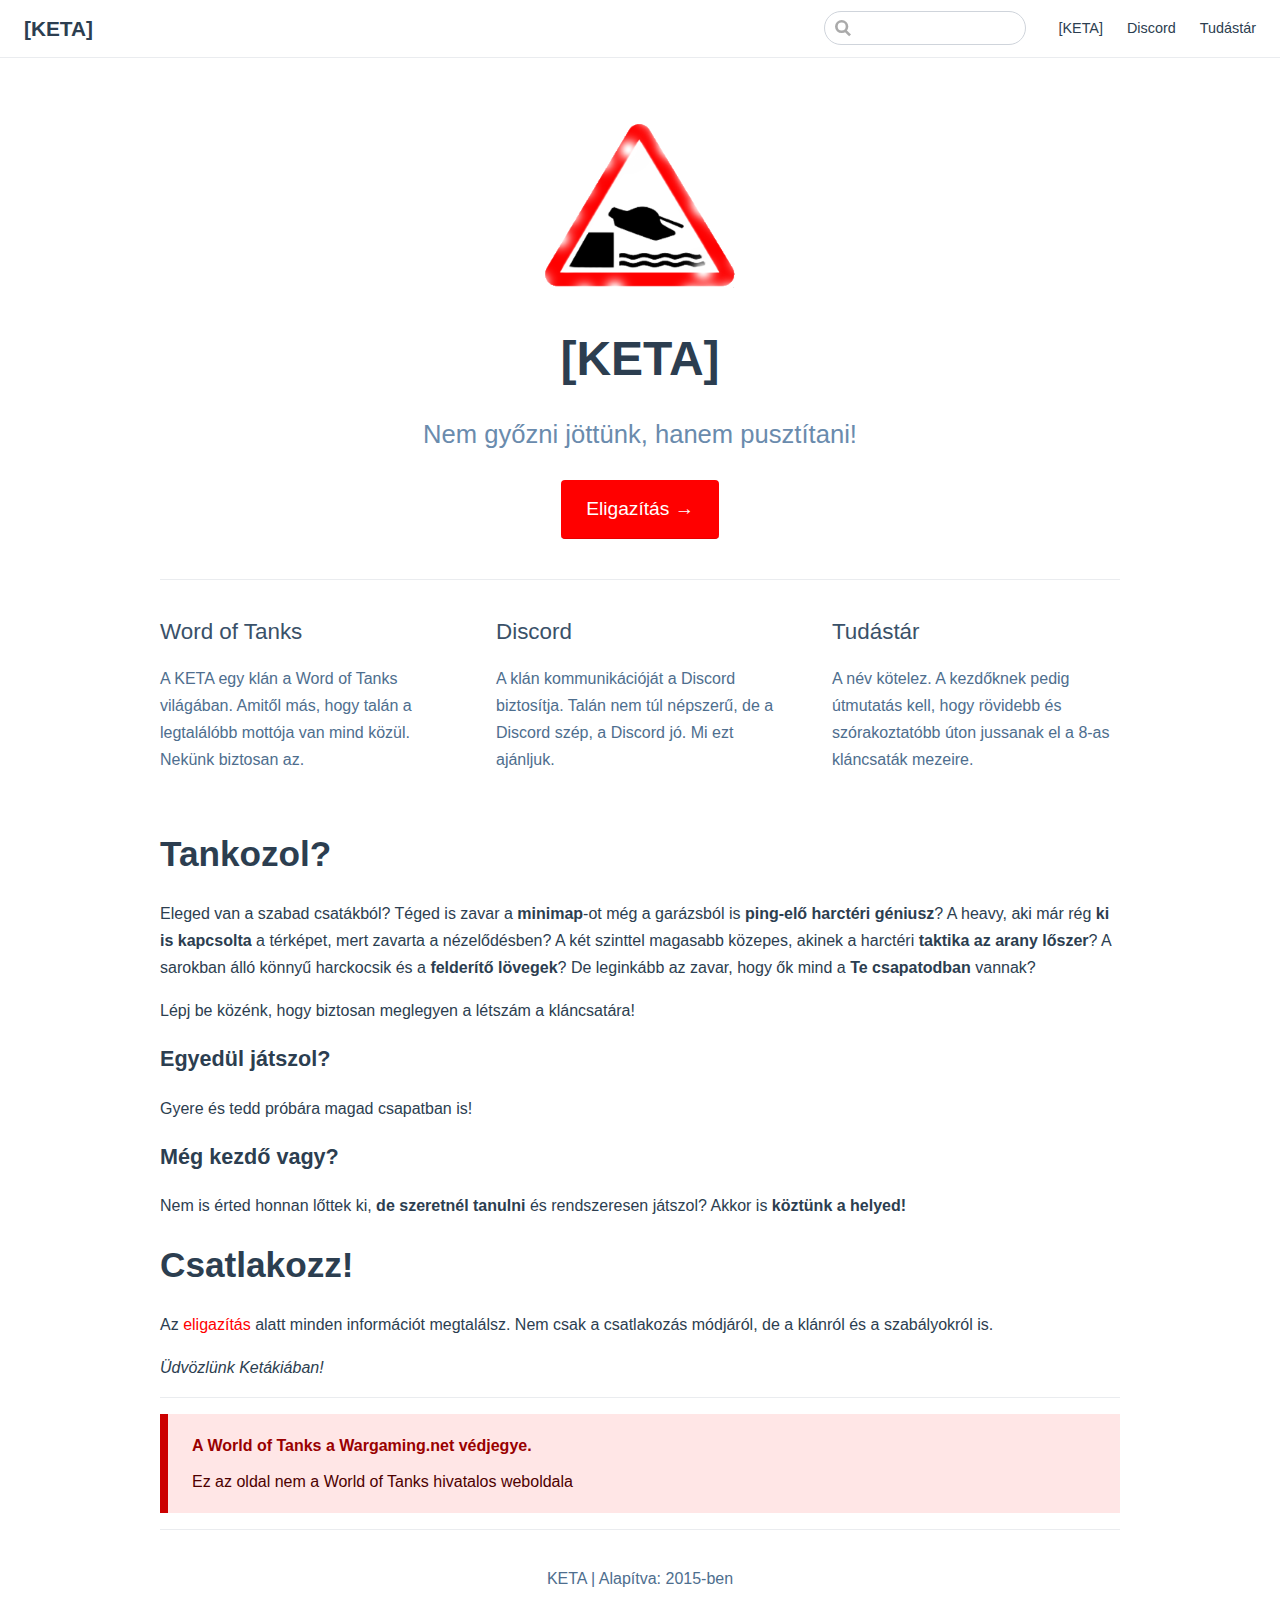
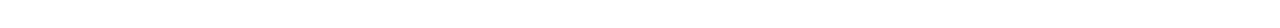
<file: index.html>
<!DOCTYPE html>
<html lang="en-US">
  <head>
    <meta charset="utf-8">
    <meta name="viewport" content="width=device-width,initial-scale=1">
    <title>[KETA]</title>
    <meta name="description" content="Nem győzni jöttünk, hanem pusztítani!">
    <link rel="icon" href="/logo.png">
  <link rel="manifest" href="/manifest.json">
  <meta name="theme-color" content="#ffffff">
  <meta name="apple-mobile-web-app-capable" content="yes">
  <meta name="apple-mobile-web-app-status-bar-style" content="black">
  <link rel="apple-touch-icon" href="/icons/apple-touch-icon-152x152.png">
  <link rel="mask-icon" href="/icons/safari-pinned-tab.svg" color="#ffffff">
  <meta name="msapplication-TileImage" content="/icons/msapplication-icon-144x144.png">
  <meta name="msapplication-TileColor" content="#000000">
  <meta name="og:site_name" content="Nem győzni jöttünk, hanem pusztítani!">
  <meta name="og:title" content="KETA - Kezdő Tank Alakulat">
  <meta name="og:description" content="A World of Tanks talán legjobb mottója mögött egy remek kis klánt találsz. Akár a KETA tagja vagy akár nem, itt szinte minden információt megtalálsz rólunk. Ha unod már a játékot egyedül, csatlakozz hozzánk!">
  <meta name="og:image" content="/logo.png">
    
    <link rel="preload" href="/assets/css/0.styles.67fcd398.css" as="style"><link rel="preload" href="/assets/js/app.26674be1.js" as="script"><link rel="preload" href="/assets/js/13.a6c0396d.js" as="script"><link rel="prefetch" href="/assets/js/7.abcc3a17.js"><link rel="prefetch" href="/assets/js/1.3dc1282b.js"><link rel="prefetch" href="/assets/js/2.6b64af86.js"><link rel="prefetch" href="/assets/js/3.48e02470.js"><link rel="prefetch" href="/assets/js/4.62378492.js"><link rel="prefetch" href="/assets/js/5.53254e32.js"><link rel="prefetch" href="/assets/js/6.64caf51c.js"><link rel="prefetch" href="/assets/js/8.385f070f.js"><link rel="prefetch" href="/assets/js/9.08524d78.js"><link rel="prefetch" href="/assets/js/10.2415f734.js"><link rel="prefetch" href="/assets/js/11.a41886f3.js"><link rel="prefetch" href="/assets/js/12.c51dbcae.js"><link rel="prefetch" href="/assets/js/14.eb86d888.js"><link rel="prefetch" href="/assets/js/15.7122bae5.js">
    <link rel="stylesheet" href="/assets/css/0.styles.67fcd398.css">
  </head>
  <body>
    <div id="app" data-server-rendered="true"><div class="theme-container no-sidebar"><header class="navbar"><div class="sidebar-button"><svg xmlns="http://www.w3.org/2000/svg" aria-hidden="true" role="img" viewBox="0 0 448 512" class="icon"><path fill="currentColor" d="M436 124H12c-6.627 0-12-5.373-12-12V80c0-6.627 5.373-12 12-12h424c6.627 0 12 5.373 12 12v32c0 6.627-5.373 12-12 12zm0 160H12c-6.627 0-12-5.373-12-12v-32c0-6.627 5.373-12 12-12h424c6.627 0 12 5.373 12 12v32c0 6.627-5.373 12-12 12zm0 160H12c-6.627 0-12-5.373-12-12v-32c0-6.627 5.373-12 12-12h424c6.627 0 12 5.373 12 12v32c0 6.627-5.373 12-12 12z"></path></svg></div><a href="/" class="home-link router-link-exact-active router-link-active"><!----><span class="site-name">
      [KETA]
    </span></a><div class="links"><div class="search-box"><input aria-label="Search" autocomplete="off" spellcheck="false" value=""><!----></div><nav class="nav-links can-hide"><div class="nav-item"><a href="/keta/" class="nav-link">[KETA]</a></div><div class="nav-item"><a href="/discord/" class="nav-link">Discord</a></div><div class="nav-item"><a href="/tudastar/" class="nav-link">Tudástár</a></div><!----></nav></div></header><div class="sidebar-mask"></div><div class="sidebar"><nav class="nav-links"><div class="nav-item"><a href="/keta/" class="nav-link">[KETA]</a></div><div class="nav-item"><a href="/discord/" class="nav-link">Discord</a></div><div class="nav-item"><a href="/tudastar/" class="nav-link">Tudástár</a></div><!----></nav><!----></div><div class="home"><div class="hero"><img src="/logo.png" alt="hero"><h1>[KETA]</h1><p class="description">
      Nem győzni jöttünk, hanem pusztítani!
    </p><p class="action"><a href="/keta/" class="nav-link action-button">Eligazítás →</a></p></div><div class="features"><div class="feature"><h2>Word of Tanks</h2><p>A KETA egy klán a Word of Tanks világában. Amitől más, hogy talán a legtalálóbb mottója van mind közül. Nekünk biztosan az.</p></div><div class="feature"><h2>Discord</h2><p>A klán kommunikációját a Discord biztosítja. Talán nem túl népszerű, de a Discord szép, a Discord jó. Mi ezt ajánljuk.</p></div><div class="feature"><h2>Tudástár</h2><p>A név kötelez. A kezdőknek pedig útmutatás kell, hogy rövidebb és szórakoztatóbb úton jussanak el a 8-as kláncsaták mezeire.</p></div></div><div class="content custom"><h1 id="tankozol"><a href="#tankozol" aria-hidden="true" class="header-anchor">#</a> Tankozol?</h1><p>Eleged van a szabad csatákból? Téged is zavar a <strong>minimap</strong>-ot még a garázsból is <strong>ping-elő harctéri géniusz</strong>? A heavy, aki már rég <strong>ki is kapcsolta</strong> a térképet, mert zavarta a nézelődésben? A két szinttel magasabb közepes, akinek a harctéri <strong>taktika az arany lőszer</strong>? A sarokban álló könnyű harckocsik és a <strong>felderítő lövegek</strong>?
De leginkább az zavar, hogy ők mind a <strong>Te csapatodban</strong> vannak?</p><p>Lépj be közénk, hogy biztosan meglegyen a létszám a kláncsatára!</p><h3 id="egyedul-jatszol"><a href="#egyedul-jatszol" aria-hidden="true" class="header-anchor">#</a> Egyedül játszol?</h3><p>Gyere és tedd próbára magad csapatban is!</p><h3 id="meg-kezdo-vagy"><a href="#meg-kezdo-vagy" aria-hidden="true" class="header-anchor">#</a> Még kezdő vagy?</h3><p>Nem is érted honnan lőttek ki, <strong>de szeretnél tanulni</strong> és rendszeresen játszol? Akkor is <strong>köztünk a helyed!</strong></p><h1 id="csatlakozz"><a href="#csatlakozz" aria-hidden="true" class="header-anchor">#</a> Csatlakozz!</h1><p>Az <a href="/keta/">eligazítás</a> alatt minden információt megtalálsz. Nem csak a csatlakozás módjáról, de a klánról és a szabályokról is.</p><p><em>Üdvözlünk Ketákiában!</em></p><hr><div class="danger custom-block"><p class="custom-block-title">A World of Tanks a Wargaming.net védjegye.</p><p>Ez az oldal nem a World of Tanks hivatalos weboldala</p></div></div><div class="footer">
    KETA | Alapítva: 2015-ben
  </div></div></div></div>
    <script src="/assets/js/13.a6c0396d.js" defer></script><script src="/assets/js/app.26674be1.js" defer></script>
  </body>
</html>
</file>
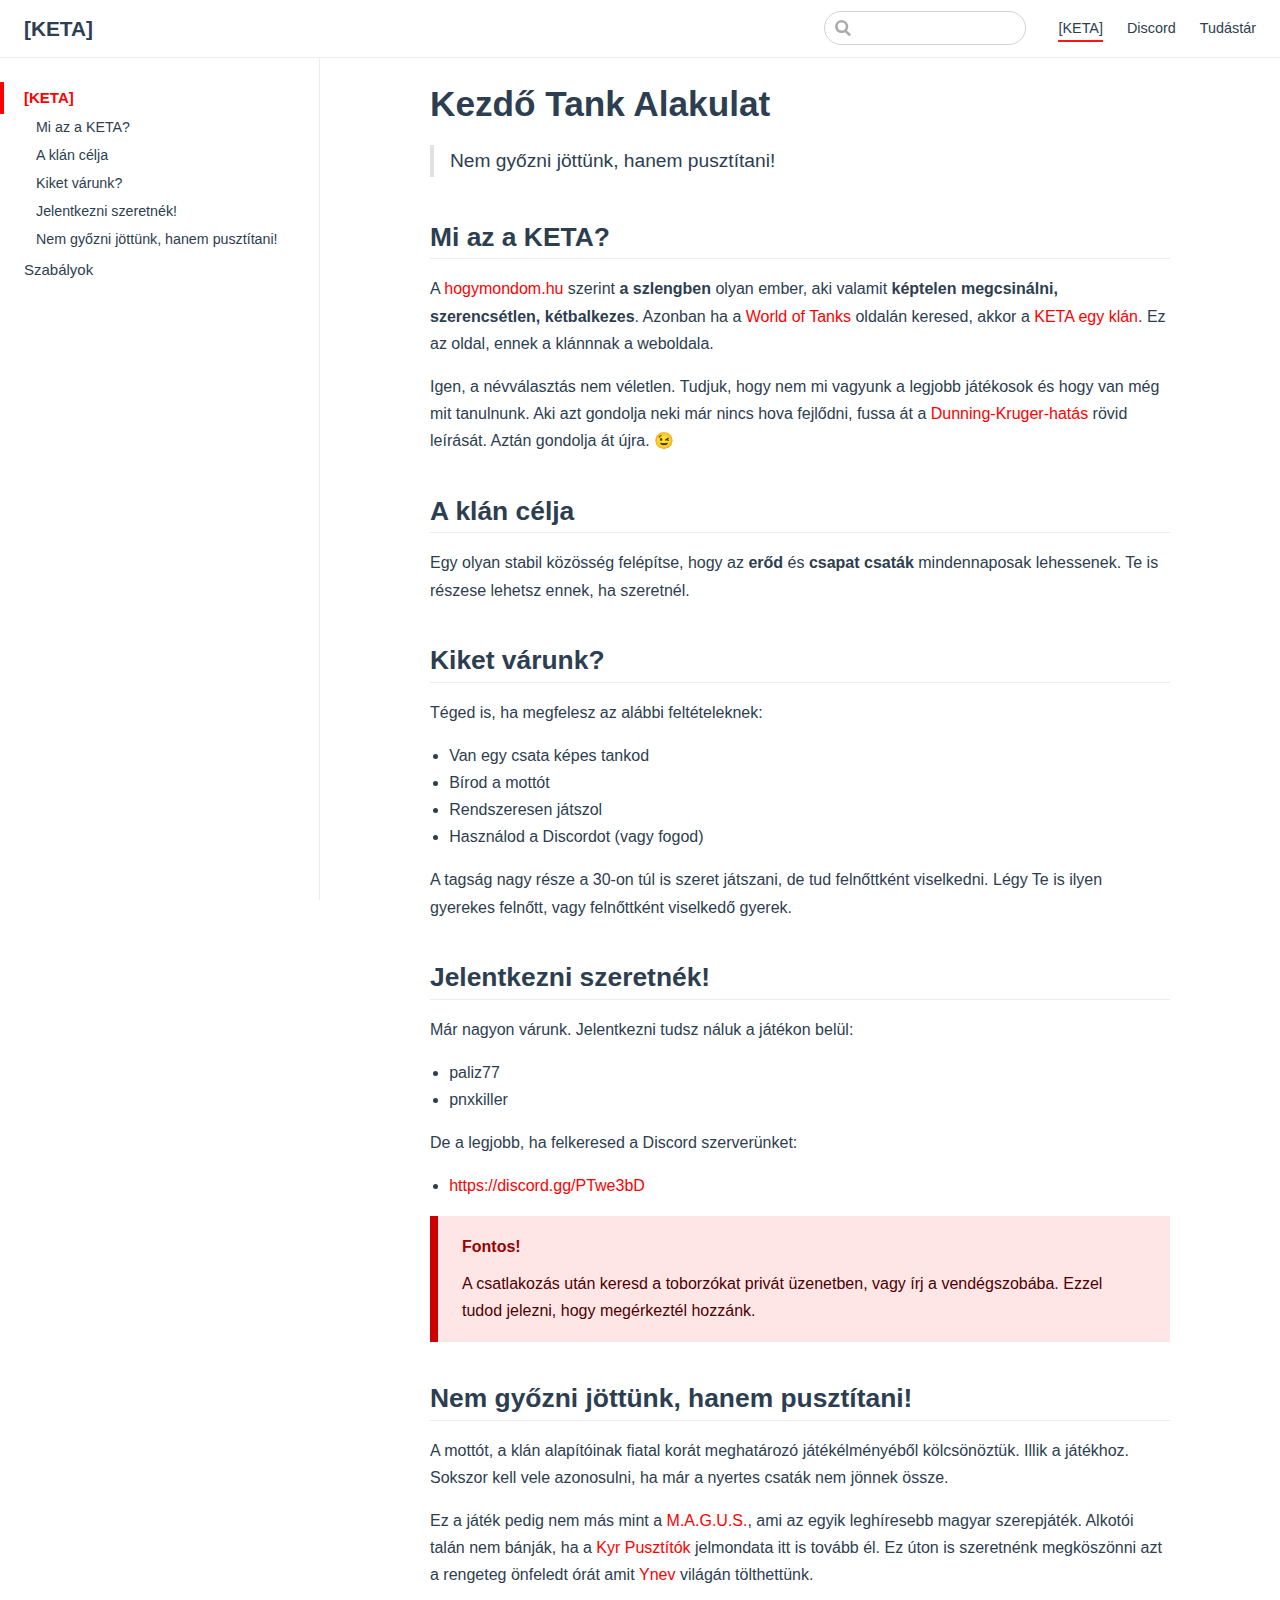
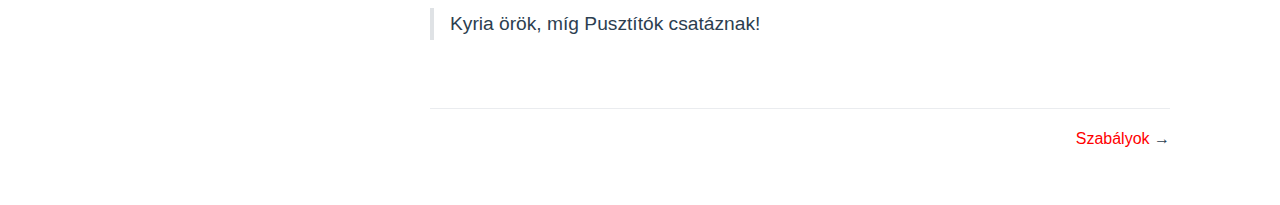
<file: keta/index.html>
<!DOCTYPE html>
<html lang="hu-HU">
  <head>
    <meta charset="utf-8">
    <meta name="viewport" content="width=device-width,initial-scale=1">
    <title>[KETA] | [KETA]</title>
    <meta name="description" content="Nem győzni jöttünk, hanem pusztítani!">
    <link rel="icon" href="/logo.png">
  <link rel="manifest" href="/manifest.json">
  <meta name="theme-color" content="#ffffff">
  <meta name="apple-mobile-web-app-capable" content="yes">
  <meta name="apple-mobile-web-app-status-bar-style" content="black">
  <link rel="apple-touch-icon" href="/icons/apple-touch-icon-152x152.png">
  <link rel="mask-icon" href="/icons/safari-pinned-tab.svg" color="#ffffff">
  <meta name="msapplication-TileImage" content="/icons/msapplication-icon-144x144.png">
  <meta name="msapplication-TileColor" content="#000000">
  <meta name="og:site_name" content="Nem győzni jöttünk, hanem pusztítani!">
  <meta name="og:title" content="KETA - Kezdő Tank Alakulat">
  <meta name="og:description" content="A World of Tanks talán legjobb mottója mögött egy remek kis klánt találsz. Akár a KETA tagja vagy akár nem, itt szinte minden információt megtalálsz rólunk. Ha unod már a játékot egyedül, csatlakozz hozzánk!">
  <meta name="og:image" content="/logo.png">
    
    <link rel="preload" href="/assets/css/0.styles.67fcd398.css" as="style"><link rel="preload" href="/assets/js/app.26674be1.js" as="script"><link rel="preload" href="/assets/js/6.64caf51c.js" as="script"><link rel="prefetch" href="/assets/js/7.abcc3a17.js"><link rel="prefetch" href="/assets/js/1.3dc1282b.js"><link rel="prefetch" href="/assets/js/2.6b64af86.js"><link rel="prefetch" href="/assets/js/3.48e02470.js"><link rel="prefetch" href="/assets/js/4.62378492.js"><link rel="prefetch" href="/assets/js/5.53254e32.js"><link rel="prefetch" href="/assets/js/8.385f070f.js"><link rel="prefetch" href="/assets/js/9.08524d78.js"><link rel="prefetch" href="/assets/js/10.2415f734.js"><link rel="prefetch" href="/assets/js/11.a41886f3.js"><link rel="prefetch" href="/assets/js/12.c51dbcae.js"><link rel="prefetch" href="/assets/js/13.a6c0396d.js"><link rel="prefetch" href="/assets/js/14.eb86d888.js"><link rel="prefetch" href="/assets/js/15.7122bae5.js">
    <link rel="stylesheet" href="/assets/css/0.styles.67fcd398.css">
  </head>
  <body>
    <div id="app" data-server-rendered="true"><div class="theme-container"><header class="navbar"><div class="sidebar-button"><svg xmlns="http://www.w3.org/2000/svg" aria-hidden="true" role="img" viewBox="0 0 448 512" class="icon"><path fill="currentColor" d="M436 124H12c-6.627 0-12-5.373-12-12V80c0-6.627 5.373-12 12-12h424c6.627 0 12 5.373 12 12v32c0 6.627-5.373 12-12 12zm0 160H12c-6.627 0-12-5.373-12-12v-32c0-6.627 5.373-12 12-12h424c6.627 0 12 5.373 12 12v32c0 6.627-5.373 12-12 12zm0 160H12c-6.627 0-12-5.373-12-12v-32c0-6.627 5.373-12 12-12h424c6.627 0 12 5.373 12 12v32c0 6.627-5.373 12-12 12z"></path></svg></div><a href="/" class="home-link router-link-active"><!----><span class="site-name">
      [KETA]
    </span></a><div class="links"><div class="search-box"><input aria-label="Search" autocomplete="off" spellcheck="false" value=""><!----></div><nav class="nav-links can-hide"><div class="nav-item"><a href="/keta/" class="nav-link router-link-exact-active router-link-active">[KETA]</a></div><div class="nav-item"><a href="/discord/" class="nav-link">Discord</a></div><div class="nav-item"><a href="/tudastar/" class="nav-link">Tudástár</a></div><!----></nav></div></header><div class="sidebar-mask"></div><div class="sidebar"><nav class="nav-links"><div class="nav-item"><a href="/keta/" class="nav-link router-link-exact-active router-link-active">[KETA]</a></div><div class="nav-item"><a href="/discord/" class="nav-link">Discord</a></div><div class="nav-item"><a href="/tudastar/" class="nav-link">Tudástár</a></div><!----></nav><ul class="sidebar-links"><li><a href="/keta/" class="active sidebar-link">[KETA]</a><ul class="sidebar-sub-headers"><li class="sidebar-sub-header"><a href="/keta/#mi-az-a-keta" class="sidebar-link">Mi az a KETA?</a></li><li class="sidebar-sub-header"><a href="/keta/#a-klan-celja" class="sidebar-link">A klán célja</a></li><li class="sidebar-sub-header"><a href="/keta/#kiket-varunk" class="sidebar-link">Kiket várunk?</a></li><li class="sidebar-sub-header"><a href="/keta/#jelentkezni-szeretnek" class="sidebar-link">Jelentkezni szeretnék!</a></li><li class="sidebar-sub-header"><a href="/keta/#nem-gyozni-jottunk-hanem-pusztitani" class="sidebar-link">Nem győzni jöttünk, hanem pusztítani!</a></li></ul></li><li><a href="/keta/szabalyok.html" class="sidebar-link">Szabályok</a></li></ul></div><div class="page"><div class="content"><h1 id="kezdo-tank-alakulat"><a href="#kezdo-tank-alakulat" aria-hidden="true" class="header-anchor">#</a> Kezdő Tank Alakulat</h1><blockquote><p>Nem győzni jöttünk, hanem pusztítani!</p></blockquote><h2 id="mi-az-a-keta"><a href="#mi-az-a-keta" aria-hidden="true" class="header-anchor">#</a> Mi az a KETA?</h2><p>A <a href="https://hogymondom.hu/showslang.php?slang=keta" target="_blank" rel="noopener noreferrer">hogymondom.hu</a> szerint <strong>a szlengben</strong> olyan ember, aki valamit <strong>képtelen megcsinálni, szerencsétlen, kétbalkezes</strong>. Azonban ha a <a href="https://worldoftanks.eu/" target="_blank" rel="noopener noreferrer">World of Tanks</a> oldalán keresed, akkor a <a href="https://eu.wargaming.net/clans/wot/500065045/" target="_blank" rel="noopener noreferrer">KETA egy klán</a>. Ez az oldal, ennek a klánnnak a weboldala.</p><p>Igen, a névválasztás nem véletlen. Tudjuk, hogy nem mi vagyunk a legjobb játékosok és hogy van még mit tanulnunk. Aki azt gondolja neki már nincs hova fejlődni, fussa át a <a href="https://hu.wikipedia.org/wiki/Dunning%E2%80%93Kruger-hat%C3%A1s" target="_blank" rel="noopener noreferrer">Dunning-Kruger-hatás</a> rövid leírását. Aztán gondolja át újra. 😉</p><h2 id="a-klan-celja"><a href="#a-klan-celja" aria-hidden="true" class="header-anchor">#</a> A klán célja</h2><p>Egy olyan stabil közösség felépítse, hogy az <strong>erőd</strong> és <strong>csapat csaták</strong> mindennaposak lehessenek. Te is részese lehetsz ennek, ha szeretnél.</p><h2 id="kiket-varunk"><a href="#kiket-varunk" aria-hidden="true" class="header-anchor">#</a> Kiket várunk?</h2><p>Téged is, ha megfelesz az alábbi feltételeknek:</p><ul><li>Van egy csata képes tankod</li><li>Bírod a mottót</li><li>Rendszeresen játszol</li><li>Használod a Discordot (vagy fogod)</li></ul><p>A tagság nagy része a 30-on túl is szeret játszani, de tud felnőttként viselkedni. Légy Te is ilyen gyerekes felnőtt, vagy felnőttként viselkedő gyerek.</p><h2 id="jelentkezni-szeretnek"><a href="#jelentkezni-szeretnek" aria-hidden="true" class="header-anchor">#</a> Jelentkezni szeretnék!</h2><p>Már nagyon várunk.
Jelentkezni tudsz náluk a játékon belül:</p><ul><li>paliz77</li><li>pnxkiller</li></ul><p>De a legjobb, ha felkeresed a Discord szerverünket:</p><ul><li><a href="https://discord.gg/PTwe3bD" target="_blank" rel="noopener noreferrer">https://discord.gg/PTwe3bD</a></li></ul><div class="danger custom-block"><p class="custom-block-title">Fontos!</p><p>A csatlakozás után keresd a toborzókat privát üzenetben, vagy írj a vendégszobába. Ezzel tudod jelezni, hogy megérkeztél hozzánk.</p></div><h2 id="nem-gyozni-jottunk-hanem-pusztitani"><a href="#nem-gyozni-jottunk-hanem-pusztitani" aria-hidden="true" class="header-anchor">#</a> Nem győzni jöttünk, hanem pusztítani!</h2><p>A mottót, a klán alapítóinak fiatal korát meghatározó játékélményéből kölcsönöztük. Illik a játékhoz. Sokszor kell vele azonosulni, ha már a nyertes csaták nem jönnek össze.</p><p>Ez a játék pedig nem más mint a <a href="https://hu.wikipedia.org/wiki/M.A.G.U.S." target="_blank" rel="noopener noreferrer">M.A.G.U.S.</a>, ami az egyik leghíresebb magyar szerepjáték. Alkotói talán nem bánják, ha a <a href="https://www.kalandozok.hu/magus/atlantisz/jatszhatokasztok/harcos/harcos/kyrpusztito(taishu)atlantisz.pdf" target="_blank" rel="noopener noreferrer">Kyr Pusztítók</a> jelmondata itt is tovább él. Ez úton is szeretnénk megköszönni azt a rengeteg önfeledt órát amit <a href="https://hu.wikipedia.org/wiki/Ynev_orsz%C3%A1gainak_list%C3%A1ja" target="_blank" rel="noopener noreferrer">Ynev</a> világán tölthettünk.</p><blockquote><p>Kyria örök, míg Pusztítók csatáznak!</p></blockquote></div><!----><div class="content page-nav"><p class="inner"><!----><span class="next"><a href="/keta/szabalyok.html">
          Szabályok
        </a> →
      </span></p></div></div></div></div>
    <script src="/assets/js/6.64caf51c.js" defer></script><script src="/assets/js/app.26674be1.js" defer></script>
  </body>
</html>
</file>
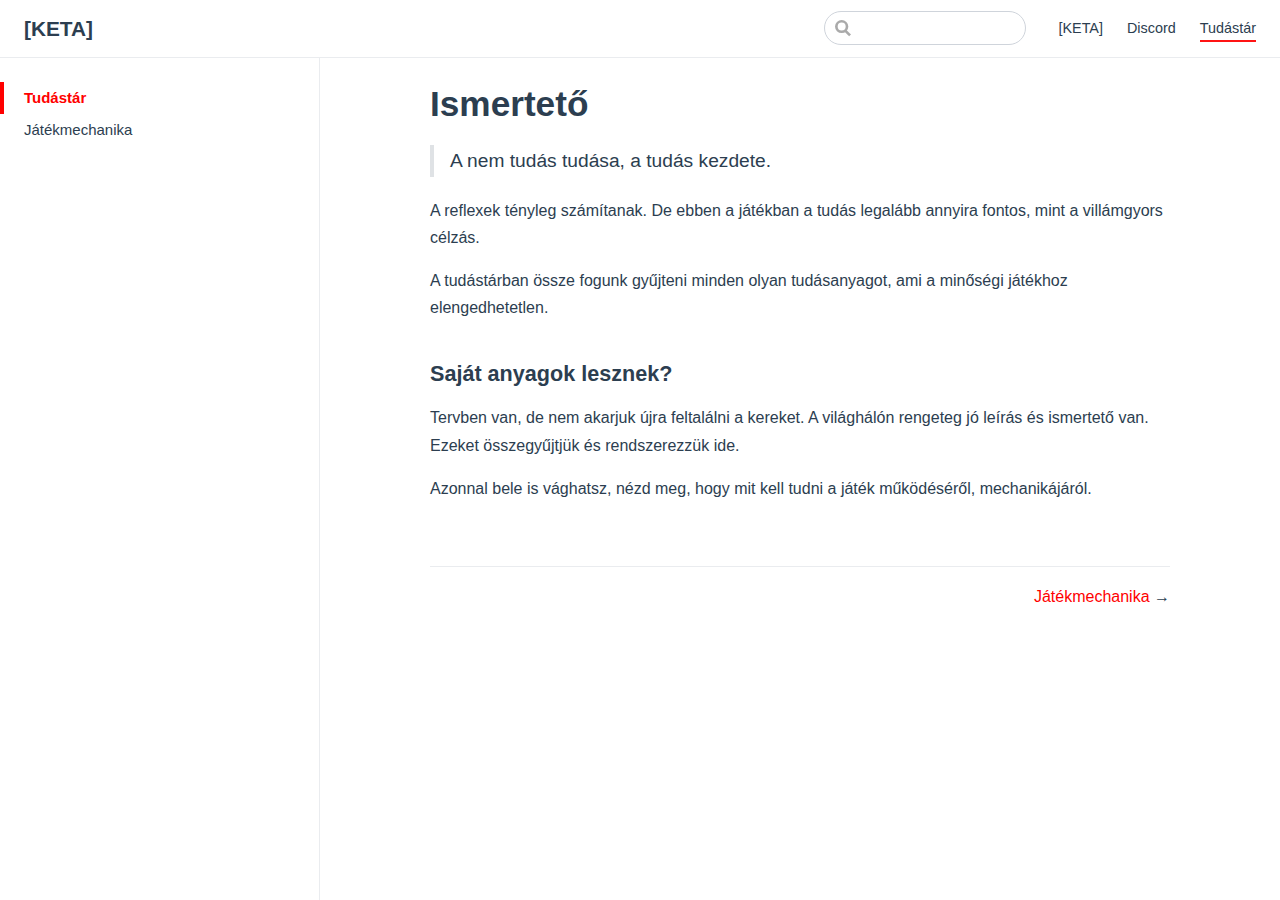
<file: tudastar/index.html>
<!DOCTYPE html>
<html lang="hu-HU">
  <head>
    <meta charset="utf-8">
    <meta name="viewport" content="width=device-width,initial-scale=1">
    <title>[KETA] | Tudástár</title>
    <meta name="description" content="Nem győzni jöttünk, hanem pusztítani!">
    <link rel="icon" href="/logo.png">
  <link rel="manifest" href="/manifest.json">
  <meta name="theme-color" content="#ffffff">
  <meta name="apple-mobile-web-app-capable" content="yes">
  <meta name="apple-mobile-web-app-status-bar-style" content="black">
  <link rel="apple-touch-icon" href="/icons/apple-touch-icon-152x152.png">
  <link rel="mask-icon" href="/icons/safari-pinned-tab.svg" color="#ffffff">
  <meta name="msapplication-TileImage" content="/icons/msapplication-icon-144x144.png">
  <meta name="msapplication-TileColor" content="#000000">
  <meta name="og:site_name" content="Nem győzni jöttünk, hanem pusztítani!">
  <meta name="og:title" content="KETA - Kezdő Tank Alakulat">
  <meta name="og:description" content="A World of Tanks talán legjobb mottója mögött egy remek kis klánt találsz. Akár a KETA tagja vagy akár nem, itt szinte minden információt megtalálsz rólunk. Ha unod már a játékot egyedül, csatlakozz hozzánk!">
  <meta name="og:image" content="/logo.png">
    
    <link rel="preload" href="/assets/css/0.styles.67fcd398.css" as="style"><link rel="preload" href="/assets/js/app.26674be1.js" as="script"><link rel="preload" href="/assets/js/4.62378492.js" as="script"><link rel="prefetch" href="/assets/js/7.abcc3a17.js"><link rel="prefetch" href="/assets/js/1.3dc1282b.js"><link rel="prefetch" href="/assets/js/2.6b64af86.js"><link rel="prefetch" href="/assets/js/3.48e02470.js"><link rel="prefetch" href="/assets/js/5.53254e32.js"><link rel="prefetch" href="/assets/js/6.64caf51c.js"><link rel="prefetch" href="/assets/js/8.385f070f.js"><link rel="prefetch" href="/assets/js/9.08524d78.js"><link rel="prefetch" href="/assets/js/10.2415f734.js"><link rel="prefetch" href="/assets/js/11.a41886f3.js"><link rel="prefetch" href="/assets/js/12.c51dbcae.js"><link rel="prefetch" href="/assets/js/13.a6c0396d.js"><link rel="prefetch" href="/assets/js/14.eb86d888.js"><link rel="prefetch" href="/assets/js/15.7122bae5.js">
    <link rel="stylesheet" href="/assets/css/0.styles.67fcd398.css">
  </head>
  <body>
    <div id="app" data-server-rendered="true"><div class="theme-container"><header class="navbar"><div class="sidebar-button"><svg xmlns="http://www.w3.org/2000/svg" aria-hidden="true" role="img" viewBox="0 0 448 512" class="icon"><path fill="currentColor" d="M436 124H12c-6.627 0-12-5.373-12-12V80c0-6.627 5.373-12 12-12h424c6.627 0 12 5.373 12 12v32c0 6.627-5.373 12-12 12zm0 160H12c-6.627 0-12-5.373-12-12v-32c0-6.627 5.373-12 12-12h424c6.627 0 12 5.373 12 12v32c0 6.627-5.373 12-12 12zm0 160H12c-6.627 0-12-5.373-12-12v-32c0-6.627 5.373-12 12-12h424c6.627 0 12 5.373 12 12v32c0 6.627-5.373 12-12 12z"></path></svg></div><a href="/" class="home-link router-link-active"><!----><span class="site-name">
      [KETA]
    </span></a><div class="links"><div class="search-box"><input aria-label="Search" autocomplete="off" spellcheck="false" value=""><!----></div><nav class="nav-links can-hide"><div class="nav-item"><a href="/keta/" class="nav-link">[KETA]</a></div><div class="nav-item"><a href="/discord/" class="nav-link">Discord</a></div><div class="nav-item"><a href="/tudastar/" class="nav-link router-link-exact-active router-link-active">Tudástár</a></div><!----></nav></div></header><div class="sidebar-mask"></div><div class="sidebar"><nav class="nav-links"><div class="nav-item"><a href="/keta/" class="nav-link">[KETA]</a></div><div class="nav-item"><a href="/discord/" class="nav-link">Discord</a></div><div class="nav-item"><a href="/tudastar/" class="nav-link router-link-exact-active router-link-active">Tudástár</a></div><!----></nav><ul class="sidebar-links"><li><a href="/tudastar/" class="active sidebar-link">Tudástár</a><ul class="sidebar-sub-headers"></ul></li><li><a href="/tudastar/jatekmechanika.html" class="sidebar-link">Játékmechanika</a></li></ul></div><div class="page"><div class="content"><h1 id="ismerteto"><a href="#ismerteto" aria-hidden="true" class="header-anchor">#</a> Ismertető</h1><blockquote><p>A nem tudás tudása, a tudás kezdete.</p></blockquote><p>A reflexek tényleg számítanak. De ebben a játékban a tudás legalább annyira fontos, mint a villámgyors célzás.</p><p>A tudástárban össze fogunk gyűjteni minden olyan tudásanyagot, ami a minőségi játékhoz elengedhetetlen.</p><h3 id="sajat-anyagok-lesznek"><a href="#sajat-anyagok-lesznek" aria-hidden="true" class="header-anchor">#</a> Saját anyagok lesznek?</h3><p>Tervben van, de nem akarjuk újra feltalálni a kereket. A világhálón rengeteg jó leírás és ismertető van. Ezeket összegyűjtjük és rendszerezzük ide.</p><p>Azonnal bele is vághatsz, nézd meg, hogy mit kell tudni a játék működéséről, mechanikájáról.</p></div><!----><div class="content page-nav"><p class="inner"><!----><span class="next"><a href="/tudastar/jatekmechanika.html">
          Játékmechanika
        </a> →
      </span></p></div></div></div></div>
    <script src="/assets/js/4.62378492.js" defer></script><script src="/assets/js/app.26674be1.js" defer></script>
  </body>
</html>
</file>
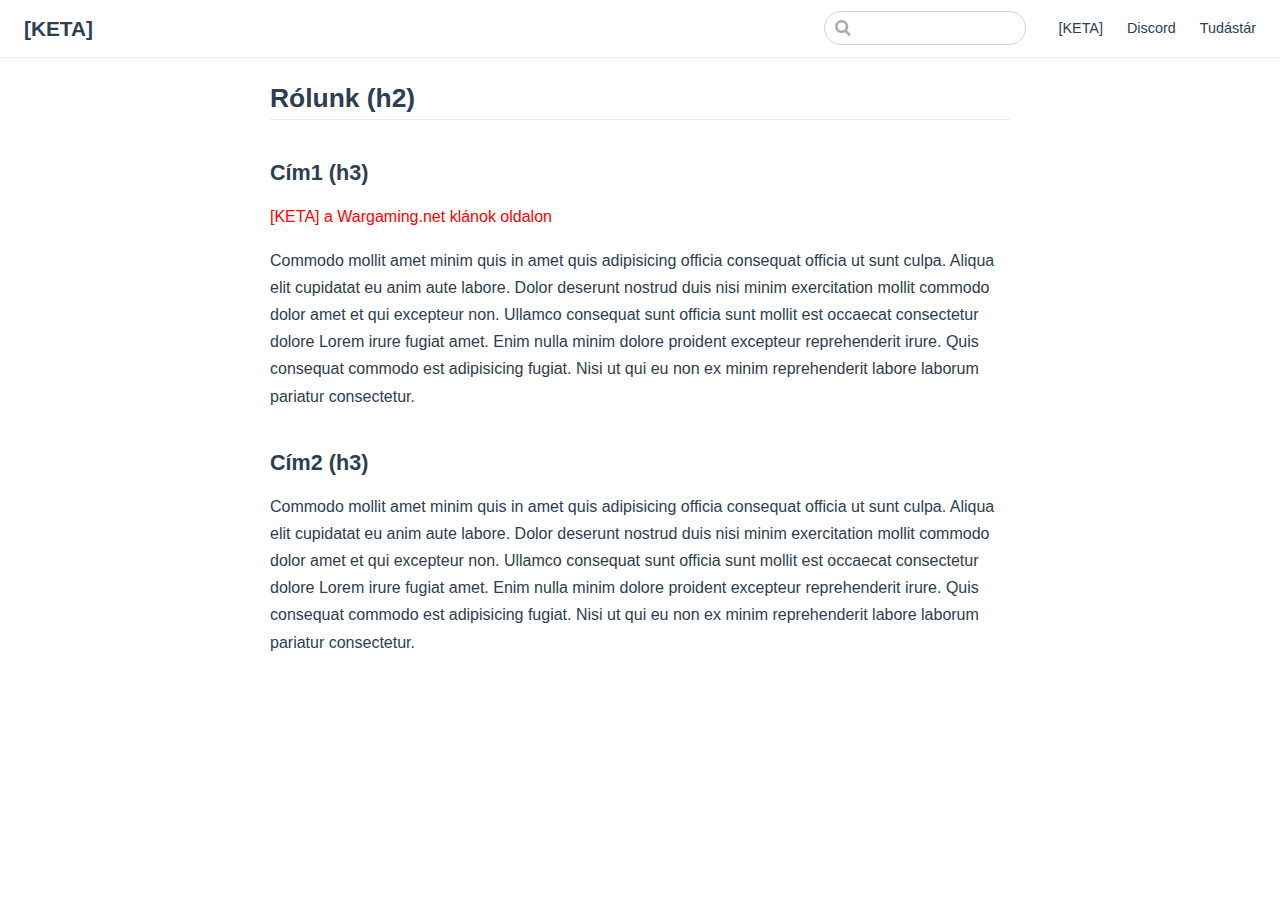
<file: about.html>
<!DOCTYPE html>
<html lang="hu-HU">
  <head>
    <meta charset="utf-8">
    <meta name="viewport" content="width=device-width,initial-scale=1">
    <title>[KETA] | Rólunk</title>
    <meta name="description" content="Nem győzni jöttünk, hanem pusztítani!">
    <link rel="icon" href="/logo.png">
  <link rel="manifest" href="/manifest.json">
  <meta name="theme-color" content="#ffffff">
  <meta name="apple-mobile-web-app-capable" content="yes">
  <meta name="apple-mobile-web-app-status-bar-style" content="black">
  <link rel="apple-touch-icon" href="/icons/apple-touch-icon-152x152.png">
  <link rel="mask-icon" href="/icons/safari-pinned-tab.svg" color="#ffffff">
  <meta name="msapplication-TileImage" content="/icons/msapplication-icon-144x144.png">
  <meta name="msapplication-TileColor" content="#000000">
  <meta name="og:site_name" content="Nem győzni jöttünk, hanem pusztítani!">
  <meta name="og:title" content="KETA - Kezdő Tank Alakulat">
  <meta name="og:description" content="A World of Tanks talán legjobb mottója mögött egy remek kis klánt találsz. Akár a KETA tagja vagy akár nem, itt szinte minden információt megtalálsz rólunk. Ha unod már a játékot egyedül, csatlakozz hozzánk!">
  <meta name="og:image" content="/logo.png">
    
    <link rel="preload" href="/assets/css/0.styles.67fcd398.css" as="style"><link rel="preload" href="/assets/js/app.26674be1.js" as="script"><link rel="preload" href="/assets/js/12.c51dbcae.js" as="script"><link rel="prefetch" href="/assets/js/7.abcc3a17.js"><link rel="prefetch" href="/assets/js/1.3dc1282b.js"><link rel="prefetch" href="/assets/js/2.6b64af86.js"><link rel="prefetch" href="/assets/js/3.48e02470.js"><link rel="prefetch" href="/assets/js/4.62378492.js"><link rel="prefetch" href="/assets/js/5.53254e32.js"><link rel="prefetch" href="/assets/js/6.64caf51c.js"><link rel="prefetch" href="/assets/js/8.385f070f.js"><link rel="prefetch" href="/assets/js/9.08524d78.js"><link rel="prefetch" href="/assets/js/10.2415f734.js"><link rel="prefetch" href="/assets/js/11.a41886f3.js"><link rel="prefetch" href="/assets/js/13.a6c0396d.js"><link rel="prefetch" href="/assets/js/14.eb86d888.js"><link rel="prefetch" href="/assets/js/15.7122bae5.js">
    <link rel="stylesheet" href="/assets/css/0.styles.67fcd398.css">
  </head>
  <body>
    <div id="app" data-server-rendered="true"><div class="theme-container no-sidebar"><header class="navbar"><div class="sidebar-button"><svg xmlns="http://www.w3.org/2000/svg" aria-hidden="true" role="img" viewBox="0 0 448 512" class="icon"><path fill="currentColor" d="M436 124H12c-6.627 0-12-5.373-12-12V80c0-6.627 5.373-12 12-12h424c6.627 0 12 5.373 12 12v32c0 6.627-5.373 12-12 12zm0 160H12c-6.627 0-12-5.373-12-12v-32c0-6.627 5.373-12 12-12h424c6.627 0 12 5.373 12 12v32c0 6.627-5.373 12-12 12zm0 160H12c-6.627 0-12-5.373-12-12v-32c0-6.627 5.373-12 12-12h424c6.627 0 12 5.373 12 12v32c0 6.627-5.373 12-12 12z"></path></svg></div><a href="/" class="home-link router-link-active"><!----><span class="site-name">
      [KETA]
    </span></a><div class="links"><div class="search-box"><input aria-label="Search" autocomplete="off" spellcheck="false" value=""><!----></div><nav class="nav-links can-hide"><div class="nav-item"><a href="/keta/" class="nav-link">[KETA]</a></div><div class="nav-item"><a href="/discord/" class="nav-link">Discord</a></div><div class="nav-item"><a href="/tudastar/" class="nav-link">Tudástár</a></div><!----></nav></div></header><div class="sidebar-mask"></div><div class="sidebar"><nav class="nav-links"><div class="nav-item"><a href="/keta/" class="nav-link">[KETA]</a></div><div class="nav-item"><a href="/discord/" class="nav-link">Discord</a></div><div class="nav-item"><a href="/tudastar/" class="nav-link">Tudástár</a></div><!----></nav><!----></div><div class="page"><div class="content"><h2 id="rolunk-h2"><a href="#rolunk-h2" aria-hidden="true" class="header-anchor">#</a> Rólunk (h2)</h2><h3 id="cim1-h3"><a href="#cim1-h3" aria-hidden="true" class="header-anchor">#</a> Cím1 (h3)</h3><p><a href="https://eu.wargaming.net/clans/wot/500065045/" target="_blank" rel="noopener noreferrer">[KETA] a Wargaming.net klánok oldalon</a></p><p>Commodo mollit amet minim quis in amet quis adipisicing officia consequat officia ut sunt culpa. Aliqua elit cupidatat eu anim aute labore. Dolor deserunt nostrud duis nisi minim exercitation mollit commodo dolor amet et qui excepteur non. Ullamco consequat sunt officia sunt mollit est occaecat consectetur dolore Lorem irure fugiat amet. Enim nulla minim dolore proident excepteur reprehenderit irure. Quis consequat commodo est adipisicing fugiat. Nisi ut qui eu non ex minim reprehenderit labore laborum pariatur consectetur.</p><h3 id="cim2-h3"><a href="#cim2-h3" aria-hidden="true" class="header-anchor">#</a> Cím2 (h3)</h3><p>Commodo mollit amet minim quis in amet quis adipisicing officia consequat officia ut sunt culpa. Aliqua elit cupidatat eu anim aute labore. Dolor deserunt nostrud duis nisi minim exercitation mollit commodo dolor amet et qui excepteur non. Ullamco consequat sunt officia sunt mollit est occaecat consectetur dolore Lorem irure fugiat amet. Enim nulla minim dolore proident excepteur reprehenderit irure. Quis consequat commodo est adipisicing fugiat. Nisi ut qui eu non ex minim reprehenderit labore laborum pariatur consectetur.</p></div><!----><!----></div></div></div>
    <script src="/assets/js/12.c51dbcae.js" defer></script><script src="/assets/js/app.26674be1.js" defer></script>
  </body>
</html>
</file>
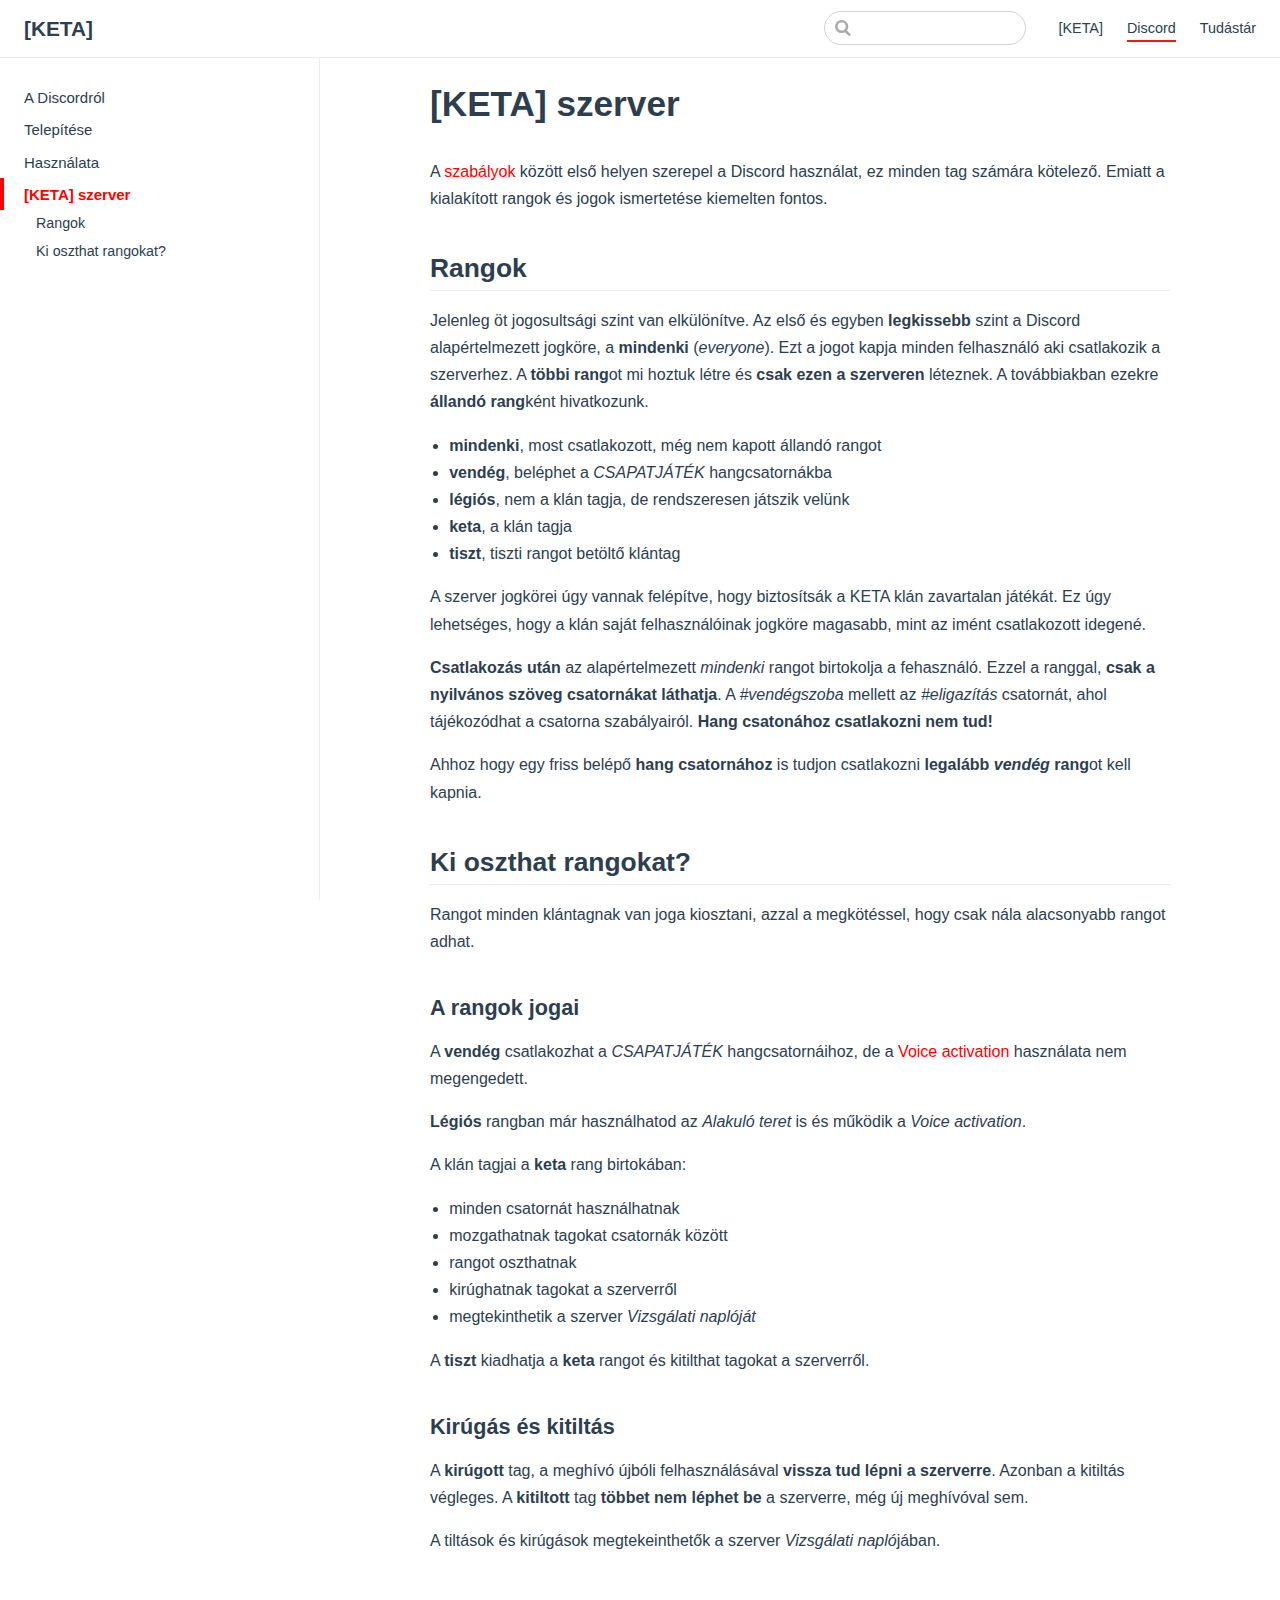
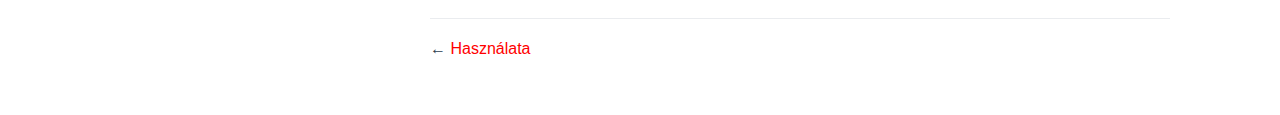
<file: discord/keta_szerver.html>
<!DOCTYPE html>
<html lang="hu-HU">
  <head>
    <meta charset="utf-8">
    <meta name="viewport" content="width=device-width,initial-scale=1">
    <title>[KETA] | [KETA] szerver</title>
    <meta name="description" content="Nem győzni jöttünk, hanem pusztítani!">
    <link rel="icon" href="/logo.png">
  <link rel="manifest" href="/manifest.json">
  <meta name="theme-color" content="#ffffff">
  <meta name="apple-mobile-web-app-capable" content="yes">
  <meta name="apple-mobile-web-app-status-bar-style" content="black">
  <link rel="apple-touch-icon" href="/icons/apple-touch-icon-152x152.png">
  <link rel="mask-icon" href="/icons/safari-pinned-tab.svg" color="#ffffff">
  <meta name="msapplication-TileImage" content="/icons/msapplication-icon-144x144.png">
  <meta name="msapplication-TileColor" content="#000000">
  <meta name="og:site_name" content="Nem győzni jöttünk, hanem pusztítani!">
  <meta name="og:title" content="KETA - Kezdő Tank Alakulat">
  <meta name="og:description" content="A World of Tanks talán legjobb mottója mögött egy remek kis klánt találsz. Akár a KETA tagja vagy akár nem, itt szinte minden információt megtalálsz rólunk. Ha unod már a játékot egyedül, csatlakozz hozzánk!">
  <meta name="og:image" content="/logo.png">
    
    <link rel="preload" href="/assets/css/0.styles.67fcd398.css" as="style"><link rel="preload" href="/assets/js/app.26674be1.js" as="script"><link rel="preload" href="/assets/js/8.385f070f.js" as="script"><link rel="prefetch" href="/assets/js/7.abcc3a17.js"><link rel="prefetch" href="/assets/js/1.3dc1282b.js"><link rel="prefetch" href="/assets/js/2.6b64af86.js"><link rel="prefetch" href="/assets/js/3.48e02470.js"><link rel="prefetch" href="/assets/js/4.62378492.js"><link rel="prefetch" href="/assets/js/5.53254e32.js"><link rel="prefetch" href="/assets/js/6.64caf51c.js"><link rel="prefetch" href="/assets/js/9.08524d78.js"><link rel="prefetch" href="/assets/js/10.2415f734.js"><link rel="prefetch" href="/assets/js/11.a41886f3.js"><link rel="prefetch" href="/assets/js/12.c51dbcae.js"><link rel="prefetch" href="/assets/js/13.a6c0396d.js"><link rel="prefetch" href="/assets/js/14.eb86d888.js"><link rel="prefetch" href="/assets/js/15.7122bae5.js">
    <link rel="stylesheet" href="/assets/css/0.styles.67fcd398.css">
  </head>
  <body>
    <div id="app" data-server-rendered="true"><div class="theme-container"><header class="navbar"><div class="sidebar-button"><svg xmlns="http://www.w3.org/2000/svg" aria-hidden="true" role="img" viewBox="0 0 448 512" class="icon"><path fill="currentColor" d="M436 124H12c-6.627 0-12-5.373-12-12V80c0-6.627 5.373-12 12-12h424c6.627 0 12 5.373 12 12v32c0 6.627-5.373 12-12 12zm0 160H12c-6.627 0-12-5.373-12-12v-32c0-6.627 5.373-12 12-12h424c6.627 0 12 5.373 12 12v32c0 6.627-5.373 12-12 12zm0 160H12c-6.627 0-12-5.373-12-12v-32c0-6.627 5.373-12 12-12h424c6.627 0 12 5.373 12 12v32c0 6.627-5.373 12-12 12z"></path></svg></div><a href="/" class="home-link router-link-active"><!----><span class="site-name">
      [KETA]
    </span></a><div class="links"><div class="search-box"><input aria-label="Search" autocomplete="off" spellcheck="false" value=""><!----></div><nav class="nav-links can-hide"><div class="nav-item"><a href="/keta/" class="nav-link">[KETA]</a></div><div class="nav-item"><a href="/discord/" class="nav-link router-link-active">Discord</a></div><div class="nav-item"><a href="/tudastar/" class="nav-link">Tudástár</a></div><!----></nav></div></header><div class="sidebar-mask"></div><div class="sidebar"><nav class="nav-links"><div class="nav-item"><a href="/keta/" class="nav-link">[KETA]</a></div><div class="nav-item"><a href="/discord/" class="nav-link router-link-active">Discord</a></div><div class="nav-item"><a href="/tudastar/" class="nav-link">Tudástár</a></div><!----></nav><ul class="sidebar-links"><li><a href="/discord/" class="sidebar-link">A Discordról</a></li><li><a href="/discord/telepites.html" class="sidebar-link">Telepítése</a></li><li><a href="/discord/hasznalat.html" class="sidebar-link">Használata</a></li><li><a href="/discord/keta_szerver.html" class="active sidebar-link">[KETA] szerver</a><ul class="sidebar-sub-headers"><li class="sidebar-sub-header"><a href="/discord/keta_szerver.html#rangok" class="sidebar-link">Rangok</a></li><li class="sidebar-sub-header"><a href="/discord/keta_szerver.html#ki-oszthat-rangokat" class="sidebar-link">Ki oszthat rangokat?</a></li></ul></li></ul></div><div class="page"><div class="content"><h1 id="keta-szerver"><a href="#keta-szerver" aria-hidden="true" class="header-anchor">#</a> [KETA] szerver</h1><p>A <a href="/keta/szabalyok.html">szabályok</a> között első helyen szerepel a Discord használat, ez minden tag számára kötelező. Emiatt a kialakított rangok és jogok ismertetése kiemelten fontos.</p><h2 id="rangok"><a href="#rangok" aria-hidden="true" class="header-anchor">#</a> Rangok</h2><p>Jelenleg öt jogosultsági szint van elkülönítve. Az első és egyben <strong>legkissebb</strong> szint a Discord alapértelmezett jogköre, a <strong>mindenki</strong> (<em>everyone</em>). Ezt a jogot kapja minden felhasználó aki csatlakozik a szerverhez. A <strong>többi rang</strong>ot mi hoztuk létre és <strong>csak ezen a szerveren</strong> léteznek. A továbbiakban ezekre <strong>állandó rang</strong>ként hivatkozunk.</p><ul><li><strong>mindenki</strong>, most csatlakozott, még nem kapott állandó rangot</li><li><strong>vendég</strong>, beléphet a <em>CSAPATJÁTÉK</em> hangcsatornákba</li><li><strong>légiós</strong>, nem a klán tagja, de rendszeresen játszik velünk</li><li><strong>keta</strong>, a klán tagja</li><li><strong>tiszt</strong>, tiszti rangot betöltő klántag</li></ul><p>A szerver jogkörei úgy vannak felépítve, hogy biztosítsák a KETA klán zavartalan játékát. Ez úgy lehetséges, hogy a klán saját felhasználóinak jogköre magasabb, mint az imént csatlakozott idegené.</p><p><strong>Csatlakozás után</strong> az alapértelmezett <em>mindenki</em> rangot birtokolja a fehasználó. Ezzel a ranggal, <strong>csak a nyilvános szöveg csatornákat láthatja</strong>. A <em>#vendégszoba</em> mellett az <em>#eligazítás</em> csatornát, ahol tájékozódhat a csatorna szabályairól. <strong>Hang csatonához csatlakozni nem tud!</strong></p><p>Ahhoz hogy egy friss belépő <strong>hang csatornához</strong> is tudjon csatlakozni <strong>legalább <em>vendég</em> rang</strong>ot kell kapnia.</p><h2 id="ki-oszthat-rangokat"><a href="#ki-oszthat-rangokat" aria-hidden="true" class="header-anchor">#</a> Ki oszthat rangokat?</h2><p>Rangot minden klántagnak van joga kiosztani, azzal a megkötéssel, hogy csak nála alacsonyabb rangot adhat.</p><h3 id="a-rangok-jogai"><a href="#a-rangok-jogai" aria-hidden="true" class="header-anchor">#</a> A rangok jogai</h3><p>A <strong>vendég</strong> csatlakozhat a <em>CSAPATJÁTÉK</em> hangcsatornáihoz, de a <a href="/discord/hasznalat.html#hang-es-video">Voice activation</a> használata nem megengedett.</p><p><strong>Légiós</strong> rangban már használhatod az <em>Alakuló teret</em> is és működik a <em>Voice activation</em>.</p><p>A klán tagjai a <strong>keta</strong> rang birtokában:</p><ul><li>minden csatornát használhatnak</li><li>mozgathatnak tagokat csatornák között</li><li>rangot oszthatnak</li><li>kirúghatnak tagokat a szerverről</li><li>megtekinthetik a szerver <em>Vizsgálati naplóját</em></li></ul><p>A <strong>tiszt</strong> kiadhatja a <strong>keta</strong> rangot és kitilthat tagokat a szerverről.</p><h3 id="kirugas-es-kitiltas"><a href="#kirugas-es-kitiltas" aria-hidden="true" class="header-anchor">#</a> Kirúgás és kitiltás</h3><p>A <strong>kirúgott</strong> tag, a meghívó újbóli felhasználásával <strong>vissza tud lépni a szerverre</strong>. Azonban a kitiltás végleges. A <strong>kitiltott</strong> tag <strong>többet nem léphet be</strong> a szerverre, még új meghívóval sem.</p><p>A tiltások és kirúgások megtekeinthetők a szerver <em>Vizsgálati napló</em>jában.</p></div><!----><div class="content page-nav"><p class="inner"><span class="prev">
        ← <a href="/discord/hasznalat.html" class="prev">
          Használata
        </a></span><!----></p></div></div></div></div>
    <script src="/assets/js/8.385f070f.js" defer></script><script src="/assets/js/app.26674be1.js" defer></script>
  </body>
</html>
</file>
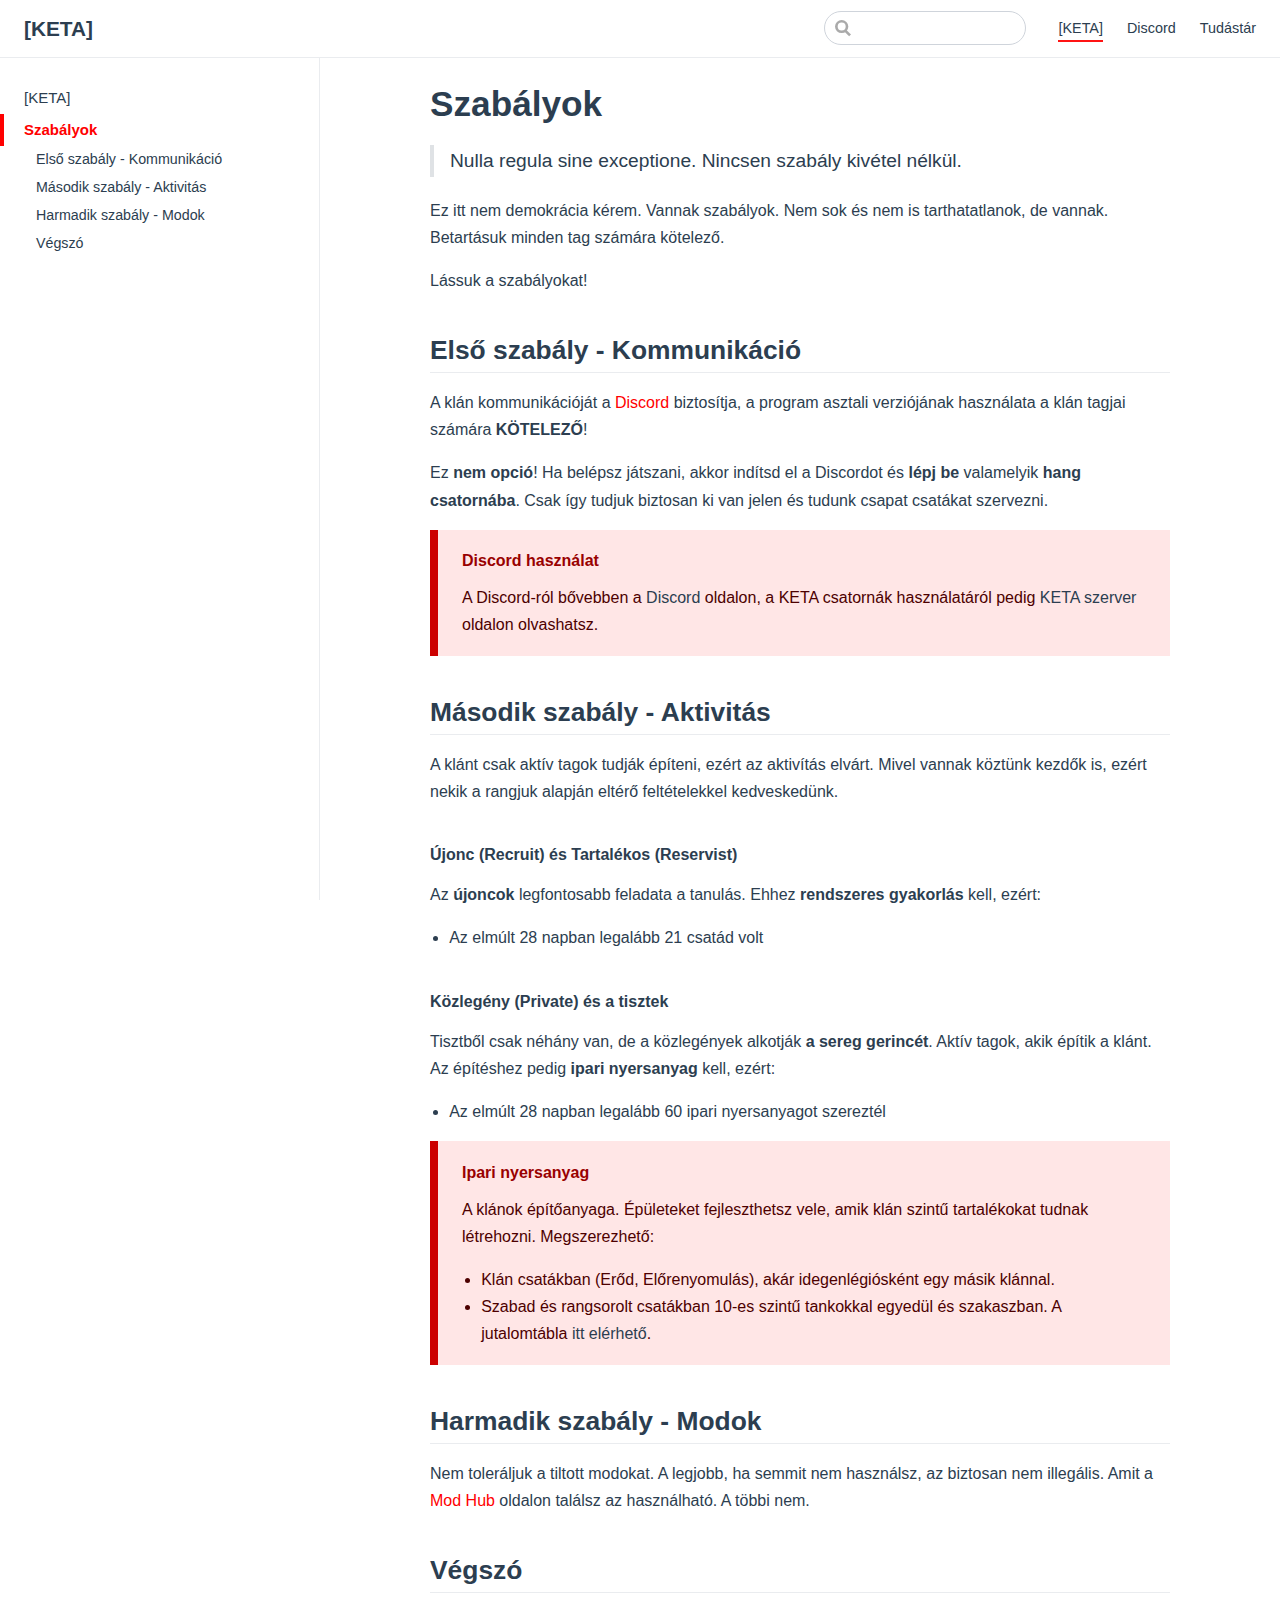
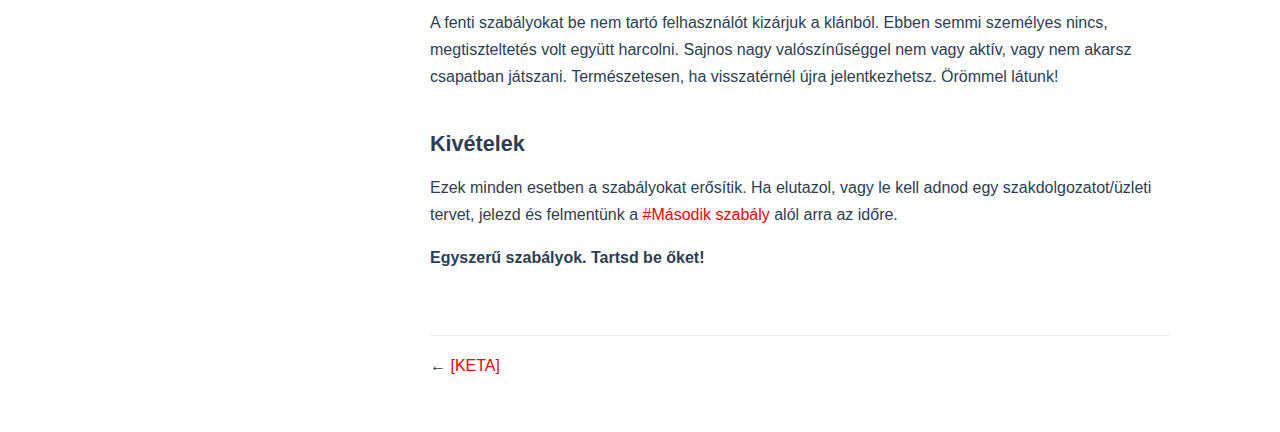
<file: keta/szabalyok.html>
<!DOCTYPE html>
<html lang="hu-HU">
  <head>
    <meta charset="utf-8">
    <meta name="viewport" content="width=device-width,initial-scale=1">
    <title>[KETA] | Szabályok</title>
    <meta name="description" content="Nem győzni jöttünk, hanem pusztítani!">
    <link rel="icon" href="/logo.png">
  <link rel="manifest" href="/manifest.json">
  <meta name="theme-color" content="#ffffff">
  <meta name="apple-mobile-web-app-capable" content="yes">
  <meta name="apple-mobile-web-app-status-bar-style" content="black">
  <link rel="apple-touch-icon" href="/icons/apple-touch-icon-152x152.png">
  <link rel="mask-icon" href="/icons/safari-pinned-tab.svg" color="#ffffff">
  <meta name="msapplication-TileImage" content="/icons/msapplication-icon-144x144.png">
  <meta name="msapplication-TileColor" content="#000000">
  <meta name="og:site_name" content="Nem győzni jöttünk, hanem pusztítani!">
  <meta name="og:title" content="KETA - Kezdő Tank Alakulat">
  <meta name="og:description" content="A World of Tanks talán legjobb mottója mögött egy remek kis klánt találsz. Akár a KETA tagja vagy akár nem, itt szinte minden információt megtalálsz rólunk. Ha unod már a játékot egyedül, csatlakozz hozzánk!">
  <meta name="og:image" content="/logo.png">
    
    <link rel="preload" href="/assets/css/0.styles.67fcd398.css" as="style"><link rel="preload" href="/assets/js/app.26674be1.js" as="script"><link rel="preload" href="/assets/js/5.53254e32.js" as="script"><link rel="prefetch" href="/assets/js/7.abcc3a17.js"><link rel="prefetch" href="/assets/js/1.3dc1282b.js"><link rel="prefetch" href="/assets/js/2.6b64af86.js"><link rel="prefetch" href="/assets/js/3.48e02470.js"><link rel="prefetch" href="/assets/js/4.62378492.js"><link rel="prefetch" href="/assets/js/6.64caf51c.js"><link rel="prefetch" href="/assets/js/8.385f070f.js"><link rel="prefetch" href="/assets/js/9.08524d78.js"><link rel="prefetch" href="/assets/js/10.2415f734.js"><link rel="prefetch" href="/assets/js/11.a41886f3.js"><link rel="prefetch" href="/assets/js/12.c51dbcae.js"><link rel="prefetch" href="/assets/js/13.a6c0396d.js"><link rel="prefetch" href="/assets/js/14.eb86d888.js"><link rel="prefetch" href="/assets/js/15.7122bae5.js">
    <link rel="stylesheet" href="/assets/css/0.styles.67fcd398.css">
  </head>
  <body>
    <div id="app" data-server-rendered="true"><div class="theme-container"><header class="navbar"><div class="sidebar-button"><svg xmlns="http://www.w3.org/2000/svg" aria-hidden="true" role="img" viewBox="0 0 448 512" class="icon"><path fill="currentColor" d="M436 124H12c-6.627 0-12-5.373-12-12V80c0-6.627 5.373-12 12-12h424c6.627 0 12 5.373 12 12v32c0 6.627-5.373 12-12 12zm0 160H12c-6.627 0-12-5.373-12-12v-32c0-6.627 5.373-12 12-12h424c6.627 0 12 5.373 12 12v32c0 6.627-5.373 12-12 12zm0 160H12c-6.627 0-12-5.373-12-12v-32c0-6.627 5.373-12 12-12h424c6.627 0 12 5.373 12 12v32c0 6.627-5.373 12-12 12z"></path></svg></div><a href="/" class="home-link router-link-active"><!----><span class="site-name">
      [KETA]
    </span></a><div class="links"><div class="search-box"><input aria-label="Search" autocomplete="off" spellcheck="false" value=""><!----></div><nav class="nav-links can-hide"><div class="nav-item"><a href="/keta/" class="nav-link router-link-active">[KETA]</a></div><div class="nav-item"><a href="/discord/" class="nav-link">Discord</a></div><div class="nav-item"><a href="/tudastar/" class="nav-link">Tudástár</a></div><!----></nav></div></header><div class="sidebar-mask"></div><div class="sidebar"><nav class="nav-links"><div class="nav-item"><a href="/keta/" class="nav-link router-link-active">[KETA]</a></div><div class="nav-item"><a href="/discord/" class="nav-link">Discord</a></div><div class="nav-item"><a href="/tudastar/" class="nav-link">Tudástár</a></div><!----></nav><ul class="sidebar-links"><li><a href="/keta/" class="sidebar-link">[KETA]</a></li><li><a href="/keta/szabalyok.html" class="active sidebar-link">Szabályok</a><ul class="sidebar-sub-headers"><li class="sidebar-sub-header"><a href="/keta/szabalyok.html#elso-szabaly-kommunikacio" class="sidebar-link">Első szabály - Kommunikáció</a></li><li class="sidebar-sub-header"><a href="/keta/szabalyok.html#masodik-szabaly-aktivitas" class="sidebar-link">Második szabály - Aktivitás</a></li><li class="sidebar-sub-header"><a href="/keta/szabalyok.html#harmadik-szabaly-modok" class="sidebar-link">Harmadik szabály - Modok</a></li><li class="sidebar-sub-header"><a href="/keta/szabalyok.html#vegszo" class="sidebar-link">Végszó</a></li></ul></li></ul></div><div class="page"><div class="content"><h1 id="szabalyok"><a href="#szabalyok" aria-hidden="true" class="header-anchor">#</a> Szabályok</h1><blockquote><p>Nulla regula sine exceptione.
Nincsen szabály kivétel nélkül.</p></blockquote><p>Ez itt nem demokrácia kérem. Vannak szabályok. Nem sok és nem is tarthatatlanok, de vannak. Betartásuk minden tag számára kötelező.</p><p>Lássuk a szabályokat!</p><h2 id="elso-szabaly-kommunikacio"><a href="#elso-szabaly-kommunikacio" aria-hidden="true" class="header-anchor">#</a> Első szabály - Kommunikáció</h2><p>A klán kommunikációját a <a href="https://discordapp.com" target="_blank" rel="noopener noreferrer">Discord</a> biztosítja, a program asztali verziójának használata a klán tagjai számára <strong>KÖTELEZŐ</strong>!</p><p>Ez <strong>nem opció</strong>! Ha belépsz játszani, akkor indítsd el a Discordot és <strong>lépj be</strong> valamelyik <strong>hang csatornába</strong>. Csak így tudjuk biztosan ki van jelen és tudunk csapat csatákat szervezni.</p><div class="danger custom-block"><p class="custom-block-title">Discord használat</p><p>A Discord-ról bővebben a <a href="/discord/">Discord</a> oldalon, a KETA csatornák használatáról pedig <a href="/discord/keta_szerver.html">KETA szerver</a> oldalon olvashatsz.</p></div><h2 id="masodik-szabaly-aktivitas"><a href="#masodik-szabaly-aktivitas" aria-hidden="true" class="header-anchor">#</a> Második szabály - Aktivitás</h2><p>A klánt csak aktív tagok tudják építeni, ezért az aktivítás elvárt. Mivel vannak köztünk kezdők is, ezért nekik a rangjuk alapján eltérő feltételekkel kedveskedünk.</p><h4 id="ujonc-recruit-es-tartalekos-reservist"><a href="#ujonc-recruit-es-tartalekos-reservist" aria-hidden="true" class="header-anchor">#</a> Újonc (Recruit) és Tartalékos (Reservist)</h4><p>Az <strong>újoncok</strong> legfontosabb feladata a tanulás. Ehhez <strong>rendszeres gyakorlás</strong> kell, ezért:</p><ul><li>Az elmúlt 28 napban legalább 21 csatád volt</li></ul><h4 id="kozlegeny-private-es-a-tisztek"><a href="#kozlegeny-private-es-a-tisztek" aria-hidden="true" class="header-anchor">#</a> Közlegény (Private) és a tisztek</h4><p>Tisztből csak néhány van, de a közlegények alkotják <strong>a sereg gerincét</strong>. Aktív tagok, akik építik a klánt. Az építéshez pedig <strong>ipari nyersanyag</strong> kell, ezért:</p><ul><li>Az elmúlt 28 napban legalább 60 ipari nyersanyagot szereztél</li></ul><div class="danger custom-block"><p class="custom-block-title">Ipari nyersanyag</p><p>A klánok építőanyaga. Épületeket fejleszthetsz vele, amik klán szintű tartalékokat tudnak létrehozni. Megszerezhető:</p><ul><li>Klán csatákban (Erőd, Előrenyomulás), akár idegenlégiósként egy másik klánnal.</li><li>Szabad és rangsorolt csatákban 10-es szintű tankokkal egyedül és szakaszban. A jutalomtábla <a href="https://worldoftanks.eu/en/content/strongholds_guide/industrial_resource/" target="_blank" rel="noopener noreferrer">itt elérhető</a>.</li></ul></div><h2 id="harmadik-szabaly-modok"><a href="#harmadik-szabaly-modok" aria-hidden="true" class="header-anchor">#</a> Harmadik szabály - Modok</h2><p>Nem toleráljuk a tiltott modokat. A legjobb, ha semmit nem használsz, az biztosan nem illegális. Amit a <a href="https://wgmods.net/" target="_blank" rel="noopener noreferrer">Mod Hub</a> oldalon találsz az használható. A többi nem.</p><h2 id="vegszo"><a href="#vegszo" aria-hidden="true" class="header-anchor">#</a> Végszó</h2><p>A fenti szabályokat be nem tartó felhasználót kizárjuk a klánból. Ebben semmi személyes nincs, megtiszteltetés volt együtt harcolni. Sajnos nagy valószínűséggel nem vagy aktív, vagy nem akarsz csapatban játszani. Természetesen, ha visszatérnél újra jelentkezhetsz. Örömmel látunk!</p><h3 id="kivetelek"><a href="#kivetelek" aria-hidden="true" class="header-anchor">#</a> Kivételek</h3><p>Ezek minden esetben a szabályokat erősítik. Ha elutazol, vagy le kell adnod egy szakdolgozatot/üzleti tervet, jelezd és felmentünk a <a href="#masodik-szabaly-aktivitas">#Második szabály</a> alól arra az időre.</p><p><strong>Egyszerű szabályok. Tartsd be őket!</strong></p></div><!----><div class="content page-nav"><p class="inner"><span class="prev">
        ← <a href="/keta/" class="prev router-link-active">
          [KETA]
        </a></span><!----></p></div></div></div></div>
    <script src="/assets/js/5.53254e32.js" defer></script><script src="/assets/js/app.26674be1.js" defer></script>
  </body>
</html>
</file>
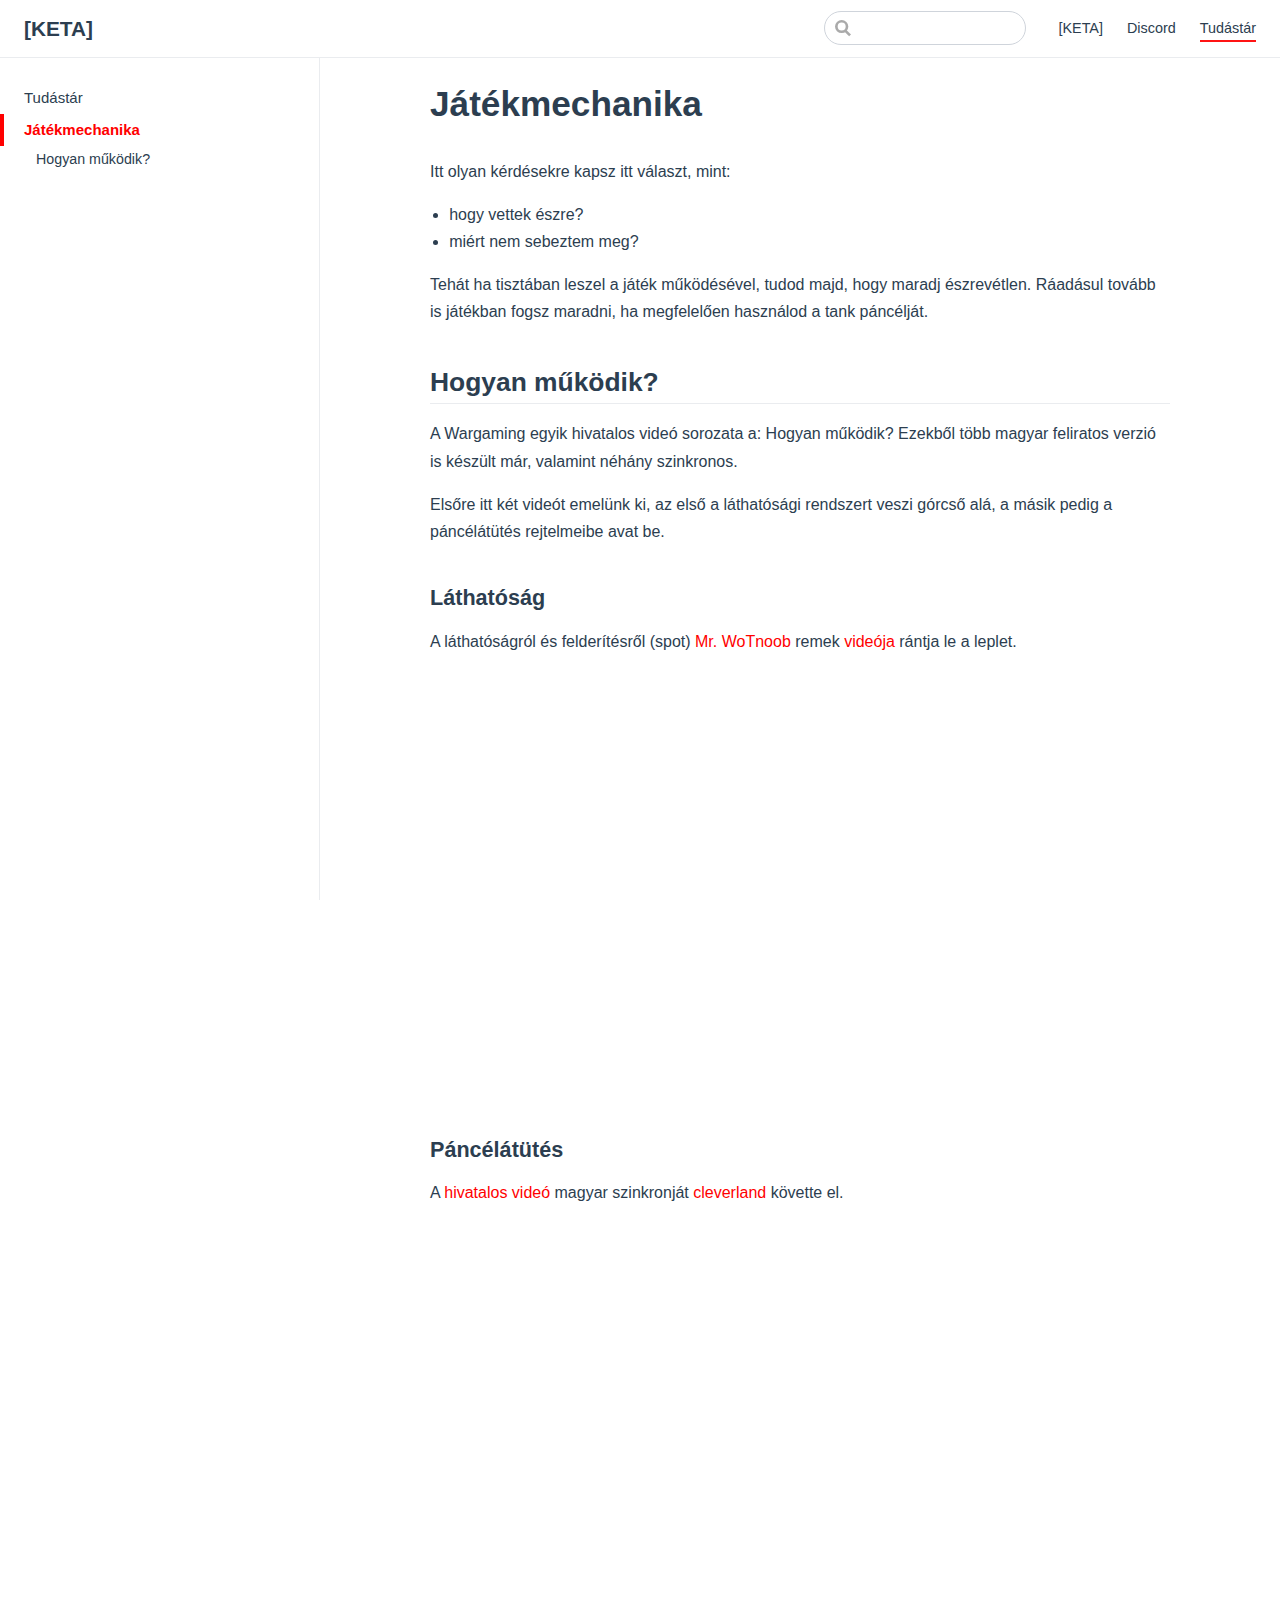
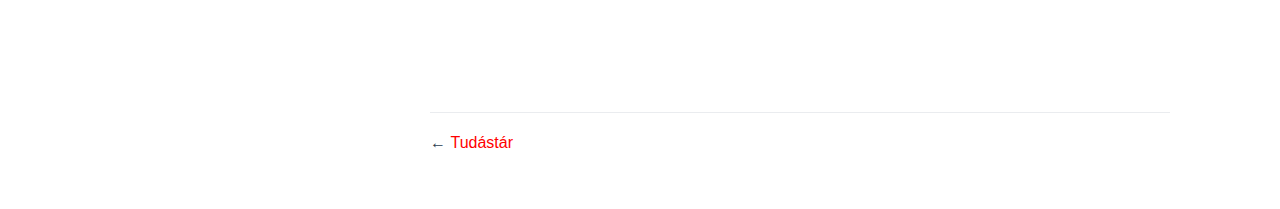
<file: tudastar/jatekmechanika.html>
<!DOCTYPE html>
<html lang="hu-HU">
  <head>
    <meta charset="utf-8">
    <meta name="viewport" content="width=device-width,initial-scale=1">
    <title>[KETA] | Játékmechanika</title>
    <meta name="description" content="Nem győzni jöttünk, hanem pusztítani!">
    <link rel="icon" href="/logo.png">
  <link rel="manifest" href="/manifest.json">
  <meta name="theme-color" content="#ffffff">
  <meta name="apple-mobile-web-app-capable" content="yes">
  <meta name="apple-mobile-web-app-status-bar-style" content="black">
  <link rel="apple-touch-icon" href="/icons/apple-touch-icon-152x152.png">
  <link rel="mask-icon" href="/icons/safari-pinned-tab.svg" color="#ffffff">
  <meta name="msapplication-TileImage" content="/icons/msapplication-icon-144x144.png">
  <meta name="msapplication-TileColor" content="#000000">
  <meta name="og:site_name" content="Nem győzni jöttünk, hanem pusztítani!">
  <meta name="og:title" content="KETA - Kezdő Tank Alakulat">
  <meta name="og:description" content="A World of Tanks talán legjobb mottója mögött egy remek kis klánt találsz. Akár a KETA tagja vagy akár nem, itt szinte minden információt megtalálsz rólunk. Ha unod már a játékot egyedül, csatlakozz hozzánk!">
  <meta name="og:image" content="/logo.png">
    
    <link rel="preload" href="/assets/css/0.styles.67fcd398.css" as="style"><link rel="preload" href="/assets/js/app.26674be1.js" as="script"><link rel="preload" href="/assets/js/3.48e02470.js" as="script"><link rel="preload" href="/assets/js/14.eb86d888.js" as="script"><link rel="prefetch" href="/assets/js/7.abcc3a17.js"><link rel="prefetch" href="/assets/js/1.3dc1282b.js"><link rel="prefetch" href="/assets/js/2.6b64af86.js"><link rel="prefetch" href="/assets/js/4.62378492.js"><link rel="prefetch" href="/assets/js/5.53254e32.js"><link rel="prefetch" href="/assets/js/6.64caf51c.js"><link rel="prefetch" href="/assets/js/8.385f070f.js"><link rel="prefetch" href="/assets/js/9.08524d78.js"><link rel="prefetch" href="/assets/js/10.2415f734.js"><link rel="prefetch" href="/assets/js/11.a41886f3.js"><link rel="prefetch" href="/assets/js/12.c51dbcae.js"><link rel="prefetch" href="/assets/js/13.a6c0396d.js"><link rel="prefetch" href="/assets/js/15.7122bae5.js">
    <link rel="stylesheet" href="/assets/css/0.styles.67fcd398.css">
  </head>
  <body>
    <div id="app" data-server-rendered="true"><div class="theme-container"><header class="navbar"><div class="sidebar-button"><svg xmlns="http://www.w3.org/2000/svg" aria-hidden="true" role="img" viewBox="0 0 448 512" class="icon"><path fill="currentColor" d="M436 124H12c-6.627 0-12-5.373-12-12V80c0-6.627 5.373-12 12-12h424c6.627 0 12 5.373 12 12v32c0 6.627-5.373 12-12 12zm0 160H12c-6.627 0-12-5.373-12-12v-32c0-6.627 5.373-12 12-12h424c6.627 0 12 5.373 12 12v32c0 6.627-5.373 12-12 12zm0 160H12c-6.627 0-12-5.373-12-12v-32c0-6.627 5.373-12 12-12h424c6.627 0 12 5.373 12 12v32c0 6.627-5.373 12-12 12z"></path></svg></div><a href="/" class="home-link router-link-active"><!----><span class="site-name">
      [KETA]
    </span></a><div class="links"><div class="search-box"><input aria-label="Search" autocomplete="off" spellcheck="false" value=""><!----></div><nav class="nav-links can-hide"><div class="nav-item"><a href="/keta/" class="nav-link">[KETA]</a></div><div class="nav-item"><a href="/discord/" class="nav-link">Discord</a></div><div class="nav-item"><a href="/tudastar/" class="nav-link router-link-active">Tudástár</a></div><!----></nav></div></header><div class="sidebar-mask"></div><div class="sidebar"><nav class="nav-links"><div class="nav-item"><a href="/keta/" class="nav-link">[KETA]</a></div><div class="nav-item"><a href="/discord/" class="nav-link">Discord</a></div><div class="nav-item"><a href="/tudastar/" class="nav-link router-link-active">Tudástár</a></div><!----></nav><ul class="sidebar-links"><li><a href="/tudastar/" class="sidebar-link">Tudástár</a></li><li><a href="/tudastar/jatekmechanika.html" class="active sidebar-link">Játékmechanika</a><ul class="sidebar-sub-headers"><li class="sidebar-sub-header"><a href="/tudastar/jatekmechanika.html#hogyan-mukodik" class="sidebar-link">Hogyan működik?</a></li></ul></li></ul></div><div class="page"><div class="content"><h1 id="jatekmechanika"><a href="#jatekmechanika" aria-hidden="true" class="header-anchor">#</a> Játékmechanika</h1><p>Itt olyan kérdésekre kapsz itt választ, mint:</p><ul><li>hogy vettek észre?</li><li>miért nem sebeztem meg?</li></ul><p>Tehát ha tisztában leszel a játék működésével, tudod majd, hogy maradj észrevétlen. Ráadásul tovább is játékban fogsz maradni, ha megfelelően használod a tank páncélját.</p><h2 id="hogyan-mukodik"><a href="#hogyan-mukodik" aria-hidden="true" class="header-anchor">#</a> Hogyan működik?</h2><p>A Wargaming egyik hivatalos videó sorozata a: Hogyan működik? Ezekből több magyar feliratos verzió is készült már, valamint néhány szinkronos.</p><p>Elsőre itt két videót emelünk ki, az első a láthatósági rendszert veszi górcső alá, a másik pedig a páncélátütés rejtelmeibe avat be.</p><h3 id="lathatosag"><a href="#lathatosag" aria-hidden="true" class="header-anchor">#</a> Láthatóság</h3><p>A láthatóságról és felderítésről (spot) <a href="https://www.youtube.com/channel/UC70ErxCZCMbDkJr3Ou6RgQw" target="_blank" rel="noopener noreferrer">Mr. WoTnoob</a> remek <a href="https://youtu.be/L7rO8QjHj0A" target="_blank" rel="noopener noreferrer">videója</a> rántja le a leplet.</p><div class="youtube-video"><iframe width="640" height="360" src="https://www.youtube.com/embed/L7rO8QjHj0A" frameborder="0" allow="autoplay; encrypted-media" allowfullscreen="allowfullscreen"></iframe></div><h3 id="pancelatutes"><a href="#pancelatutes" aria-hidden="true" class="header-anchor">#</a> Páncélátütés</h3><p>A <a href="http://www.youtube.com/watch?v=UFktFSJZPsQ" target="_blank" rel="noopener noreferrer">hivatalos videó</a> magyar szinkronját <a href="https://www.youtube.com/channel/UCrUflUiR-IzSrPhZ6OO77eg" target="_blank" rel="noopener noreferrer">cleverland</a> követte el.</p><div class="youtube-video"><iframe width="640" height="360" src="https://www.youtube.com/embed/iadhxLeNzqU" frameborder="0" allow="autoplay; encrypted-media" allowfullscreen="allowfullscreen"></iframe></div></div><!----><div class="content page-nav"><p class="inner"><span class="prev">
        ← <a href="/tudastar/" class="prev router-link-active">
          Tudástár
        </a></span><!----></p></div></div></div></div>
    <script src="/assets/js/3.48e02470.js" defer></script><script src="/assets/js/14.eb86d888.js" defer></script><script src="/assets/js/app.26674be1.js" defer></script>
  </body>
</html>
</file>
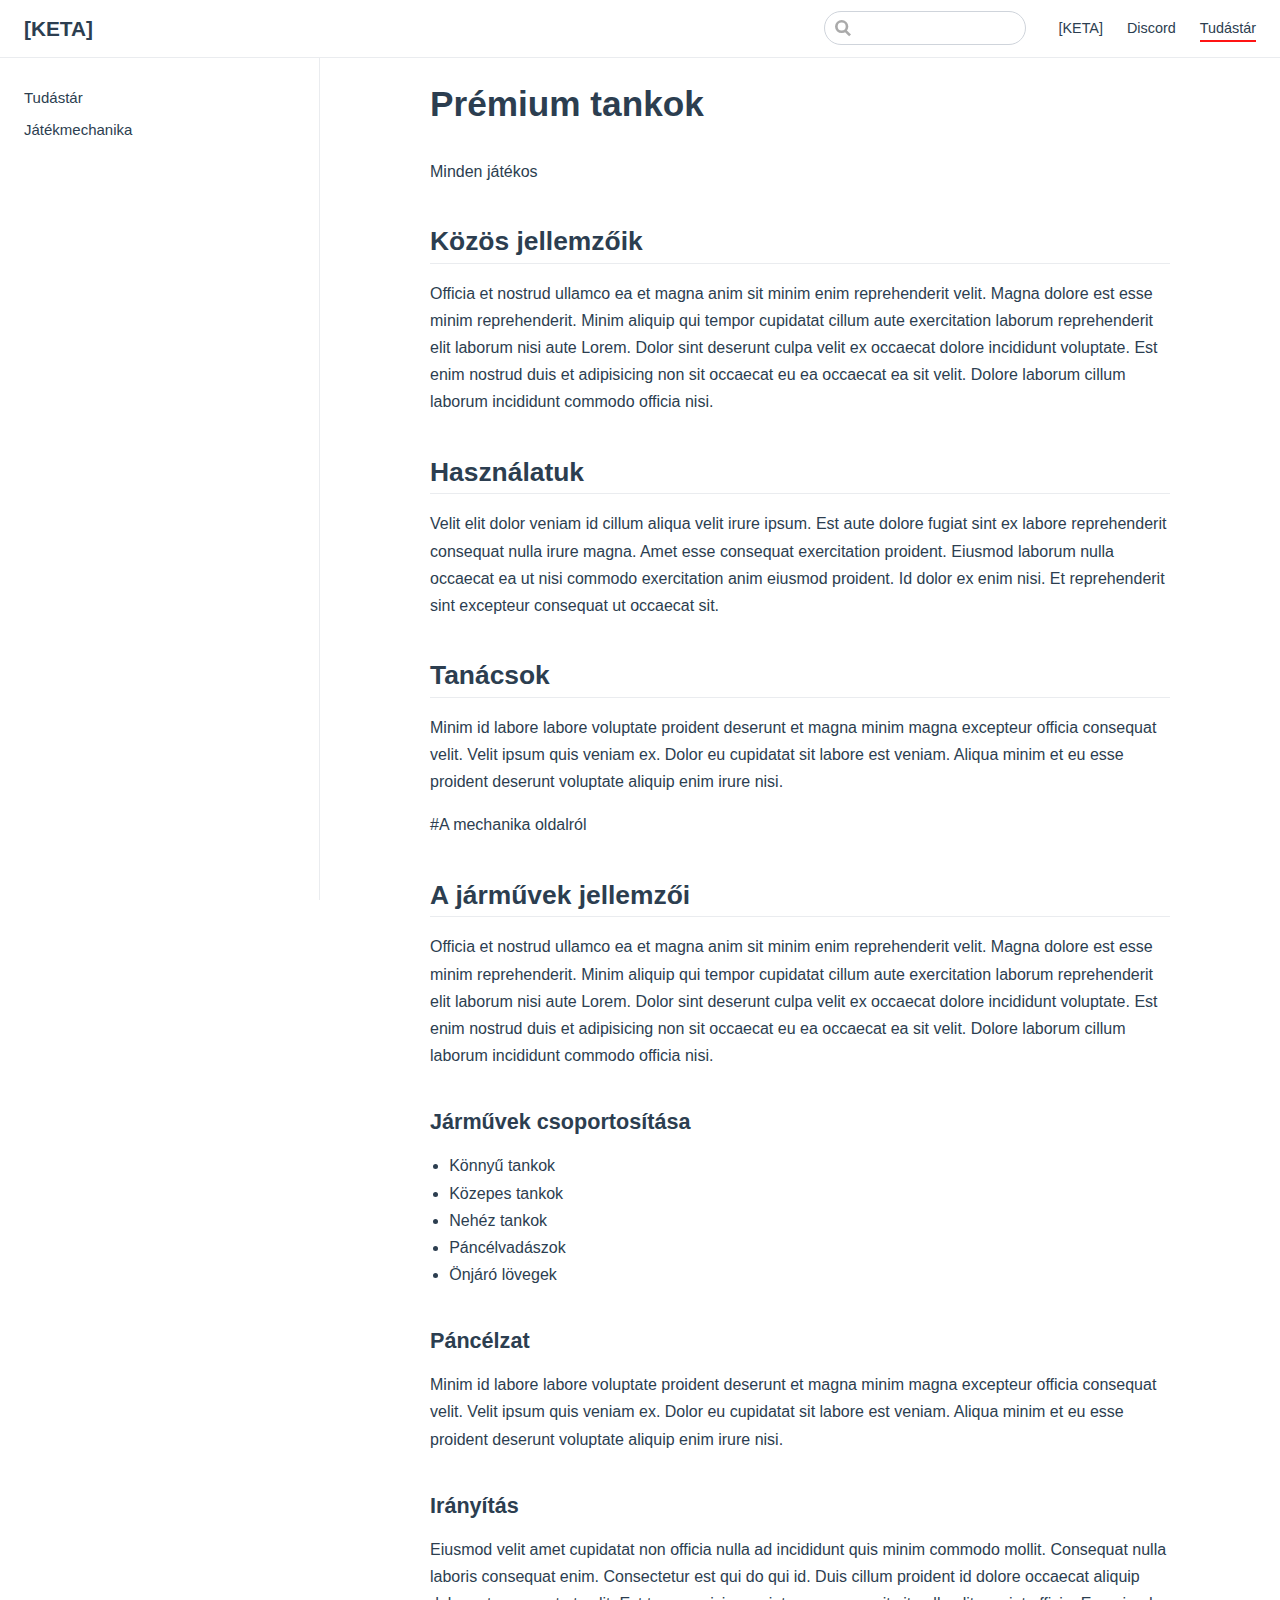
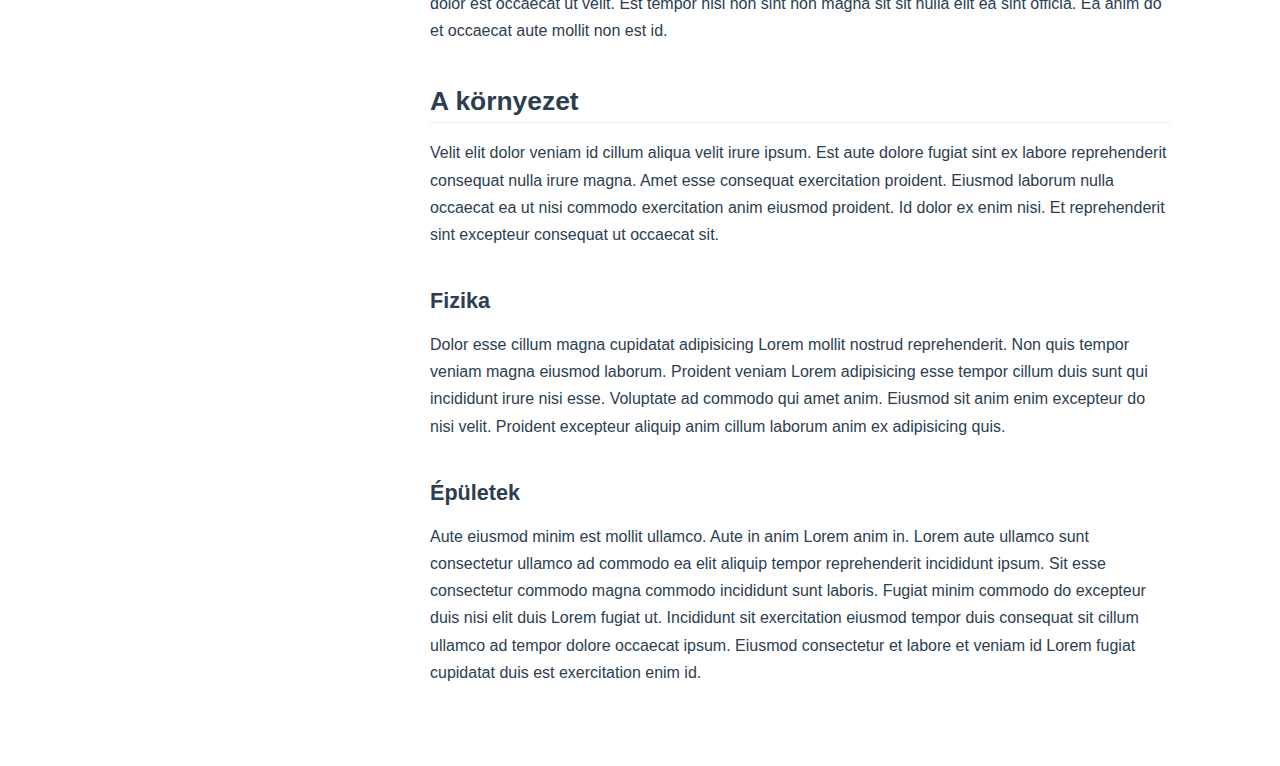
<file: tudastar/premium_tankok.html>
<!DOCTYPE html>
<html lang="hu-HU">
  <head>
    <meta charset="utf-8">
    <meta name="viewport" content="width=device-width,initial-scale=1">
    <title>[KETA] | Prémium tankok</title>
    <meta name="description" content="Nem győzni jöttünk, hanem pusztítani!">
    <link rel="icon" href="/logo.png">
  <link rel="manifest" href="/manifest.json">
  <meta name="theme-color" content="#ffffff">
  <meta name="apple-mobile-web-app-capable" content="yes">
  <meta name="apple-mobile-web-app-status-bar-style" content="black">
  <link rel="apple-touch-icon" href="/icons/apple-touch-icon-152x152.png">
  <link rel="mask-icon" href="/icons/safari-pinned-tab.svg" color="#ffffff">
  <meta name="msapplication-TileImage" content="/icons/msapplication-icon-144x144.png">
  <meta name="msapplication-TileColor" content="#000000">
  <meta name="og:site_name" content="Nem győzni jöttünk, hanem pusztítani!">
  <meta name="og:title" content="KETA - Kezdő Tank Alakulat">
  <meta name="og:description" content="A World of Tanks talán legjobb mottója mögött egy remek kis klánt találsz. Akár a KETA tagja vagy akár nem, itt szinte minden információt megtalálsz rólunk. Ha unod már a játékot egyedül, csatlakozz hozzánk!">
  <meta name="og:image" content="/logo.png">
    
    <link rel="preload" href="/assets/css/0.styles.67fcd398.css" as="style"><link rel="preload" href="/assets/js/app.26674be1.js" as="script"><link rel="preload" href="/assets/js/2.6b64af86.js" as="script"><link rel="prefetch" href="/assets/js/7.abcc3a17.js"><link rel="prefetch" href="/assets/js/1.3dc1282b.js"><link rel="prefetch" href="/assets/js/3.48e02470.js"><link rel="prefetch" href="/assets/js/4.62378492.js"><link rel="prefetch" href="/assets/js/5.53254e32.js"><link rel="prefetch" href="/assets/js/6.64caf51c.js"><link rel="prefetch" href="/assets/js/8.385f070f.js"><link rel="prefetch" href="/assets/js/9.08524d78.js"><link rel="prefetch" href="/assets/js/10.2415f734.js"><link rel="prefetch" href="/assets/js/11.a41886f3.js"><link rel="prefetch" href="/assets/js/12.c51dbcae.js"><link rel="prefetch" href="/assets/js/13.a6c0396d.js"><link rel="prefetch" href="/assets/js/14.eb86d888.js"><link rel="prefetch" href="/assets/js/15.7122bae5.js">
    <link rel="stylesheet" href="/assets/css/0.styles.67fcd398.css">
  </head>
  <body>
    <div id="app" data-server-rendered="true"><div class="theme-container"><header class="navbar"><div class="sidebar-button"><svg xmlns="http://www.w3.org/2000/svg" aria-hidden="true" role="img" viewBox="0 0 448 512" class="icon"><path fill="currentColor" d="M436 124H12c-6.627 0-12-5.373-12-12V80c0-6.627 5.373-12 12-12h424c6.627 0 12 5.373 12 12v32c0 6.627-5.373 12-12 12zm0 160H12c-6.627 0-12-5.373-12-12v-32c0-6.627 5.373-12 12-12h424c6.627 0 12 5.373 12 12v32c0 6.627-5.373 12-12 12zm0 160H12c-6.627 0-12-5.373-12-12v-32c0-6.627 5.373-12 12-12h424c6.627 0 12 5.373 12 12v32c0 6.627-5.373 12-12 12z"></path></svg></div><a href="/" class="home-link router-link-active"><!----><span class="site-name">
      [KETA]
    </span></a><div class="links"><div class="search-box"><input aria-label="Search" autocomplete="off" spellcheck="false" value=""><!----></div><nav class="nav-links can-hide"><div class="nav-item"><a href="/keta/" class="nav-link">[KETA]</a></div><div class="nav-item"><a href="/discord/" class="nav-link">Discord</a></div><div class="nav-item"><a href="/tudastar/" class="nav-link router-link-active">Tudástár</a></div><!----></nav></div></header><div class="sidebar-mask"></div><div class="sidebar"><nav class="nav-links"><div class="nav-item"><a href="/keta/" class="nav-link">[KETA]</a></div><div class="nav-item"><a href="/discord/" class="nav-link">Discord</a></div><div class="nav-item"><a href="/tudastar/" class="nav-link router-link-active">Tudástár</a></div><!----></nav><ul class="sidebar-links"><li><a href="/tudastar/" class="sidebar-link">Tudástár</a></li><li><a href="/tudastar/jatekmechanika.html" class="sidebar-link">Játékmechanika</a></li></ul></div><div class="page"><div class="content"><h1 id="premium-tankok"><a href="#premium-tankok" aria-hidden="true" class="header-anchor">#</a> Prémium tankok</h1><p>Minden játékos</p><h2 id="kozos-jellemzoik"><a href="#kozos-jellemzoik" aria-hidden="true" class="header-anchor">#</a> Közös jellemzőik</h2><p>Officia et nostrud ullamco ea et magna anim sit minim enim reprehenderit velit. Magna dolore est esse minim reprehenderit. Minim aliquip qui tempor cupidatat cillum aute exercitation laborum reprehenderit elit laborum nisi aute Lorem. Dolor sint deserunt culpa velit ex occaecat dolore incididunt voluptate. Est enim nostrud duis et adipisicing non sit occaecat eu ea occaecat ea sit velit. Dolore laborum cillum laborum incididunt commodo officia nisi.</p><h2 id="hasznalatuk"><a href="#hasznalatuk" aria-hidden="true" class="header-anchor">#</a> Használatuk</h2><p>Velit elit dolor veniam id cillum aliqua velit irure ipsum. Est aute dolore fugiat sint ex labore reprehenderit consequat nulla irure magna. Amet esse consequat exercitation proident. Eiusmod laborum nulla occaecat ea ut nisi commodo exercitation anim eiusmod proident. Id dolor ex enim nisi. Et reprehenderit sint excepteur consequat ut occaecat sit.</p><h2 id="tanacsok"><a href="#tanacsok" aria-hidden="true" class="header-anchor">#</a> Tanácsok</h2><p>Minim id labore labore voluptate proident deserunt et magna minim magna excepteur officia consequat velit. Velit ipsum quis veniam ex. Dolor eu cupidatat sit labore est veniam. Aliqua minim et eu esse proident deserunt voluptate aliquip enim irure nisi.</p><p>#A mechanika oldalról</p><h2 id="a-jarmuvek-jellemzoi"><a href="#a-jarmuvek-jellemzoi" aria-hidden="true" class="header-anchor">#</a> A járművek jellemzői</h2><p>Officia et nostrud ullamco ea et magna anim sit minim enim reprehenderit velit. Magna dolore est esse minim reprehenderit. Minim aliquip qui tempor cupidatat cillum aute exercitation laborum reprehenderit elit laborum nisi aute Lorem. Dolor sint deserunt culpa velit ex occaecat dolore incididunt voluptate. Est enim nostrud duis et adipisicing non sit occaecat eu ea occaecat ea sit velit. Dolore laborum cillum laborum incididunt commodo officia nisi.</p><h3 id="jarmuvek-csoportositasa"><a href="#jarmuvek-csoportositasa" aria-hidden="true" class="header-anchor">#</a> Járművek csoportosítása</h3><ul><li>Könnyű tankok</li><li>Közepes tankok</li><li>Nehéz tankok</li><li>Páncélvadászok</li><li>Önjáró lövegek</li></ul><h3 id="pancelzat"><a href="#pancelzat" aria-hidden="true" class="header-anchor">#</a> Páncélzat</h3><p>Minim id labore labore voluptate proident deserunt et magna minim magna excepteur officia consequat velit. Velit ipsum quis veniam ex. Dolor eu cupidatat sit labore est veniam. Aliqua minim et eu esse proident deserunt voluptate aliquip enim irure nisi.</p><h3 id="iranyitas"><a href="#iranyitas" aria-hidden="true" class="header-anchor">#</a> Irányítás</h3><p>Eiusmod velit amet cupidatat non officia nulla ad incididunt quis minim commodo mollit. Consequat nulla laboris consequat enim. Consectetur est qui do qui id. Duis cillum proident id dolore occaecat aliquip dolor est occaecat ut velit. Est tempor nisi non sint non magna sit sit nulla elit ea sint officia. Ea anim do et occaecat aute mollit non est id.</p><h2 id="a-kornyezet"><a href="#a-kornyezet" aria-hidden="true" class="header-anchor">#</a> A környezet</h2><p>Velit elit dolor veniam id cillum aliqua velit irure ipsum. Est aute dolore fugiat sint ex labore reprehenderit consequat nulla irure magna. Amet esse consequat exercitation proident. Eiusmod laborum nulla occaecat ea ut nisi commodo exercitation anim eiusmod proident. Id dolor ex enim nisi. Et reprehenderit sint excepteur consequat ut occaecat sit.</p><h3 id="fizika"><a href="#fizika" aria-hidden="true" class="header-anchor">#</a> Fizika</h3><p>Dolor esse cillum magna cupidatat adipisicing Lorem mollit nostrud reprehenderit. Non quis tempor veniam magna eiusmod laborum. Proident veniam Lorem adipisicing esse tempor cillum duis sunt qui incididunt irure nisi esse. Voluptate ad commodo qui amet anim. Eiusmod sit anim enim excepteur do nisi velit. Proident excepteur aliquip anim cillum laborum anim ex adipisicing quis.</p><h3 id="epuletek"><a href="#epuletek" aria-hidden="true" class="header-anchor">#</a> Épületek</h3><p>Aute eiusmod minim est mollit ullamco. Aute in anim Lorem anim in. Lorem aute ullamco sunt consectetur ullamco ad commodo ea elit aliquip tempor reprehenderit incididunt ipsum. Sit esse consectetur commodo magna commodo incididunt sunt laboris. Fugiat minim commodo do excepteur duis nisi elit duis Lorem fugiat ut. Incididunt sit exercitation eiusmod tempor duis consequat sit cillum ullamco ad tempor dolore occaecat ipsum. Eiusmod consectetur et labore et veniam id Lorem fugiat cupidatat duis est exercitation enim id.</p></div><!----><!----></div></div></div>
    <script src="/assets/js/2.6b64af86.js" defer></script><script src="/assets/js/app.26674be1.js" defer></script>
  </body>
</html>
</file>
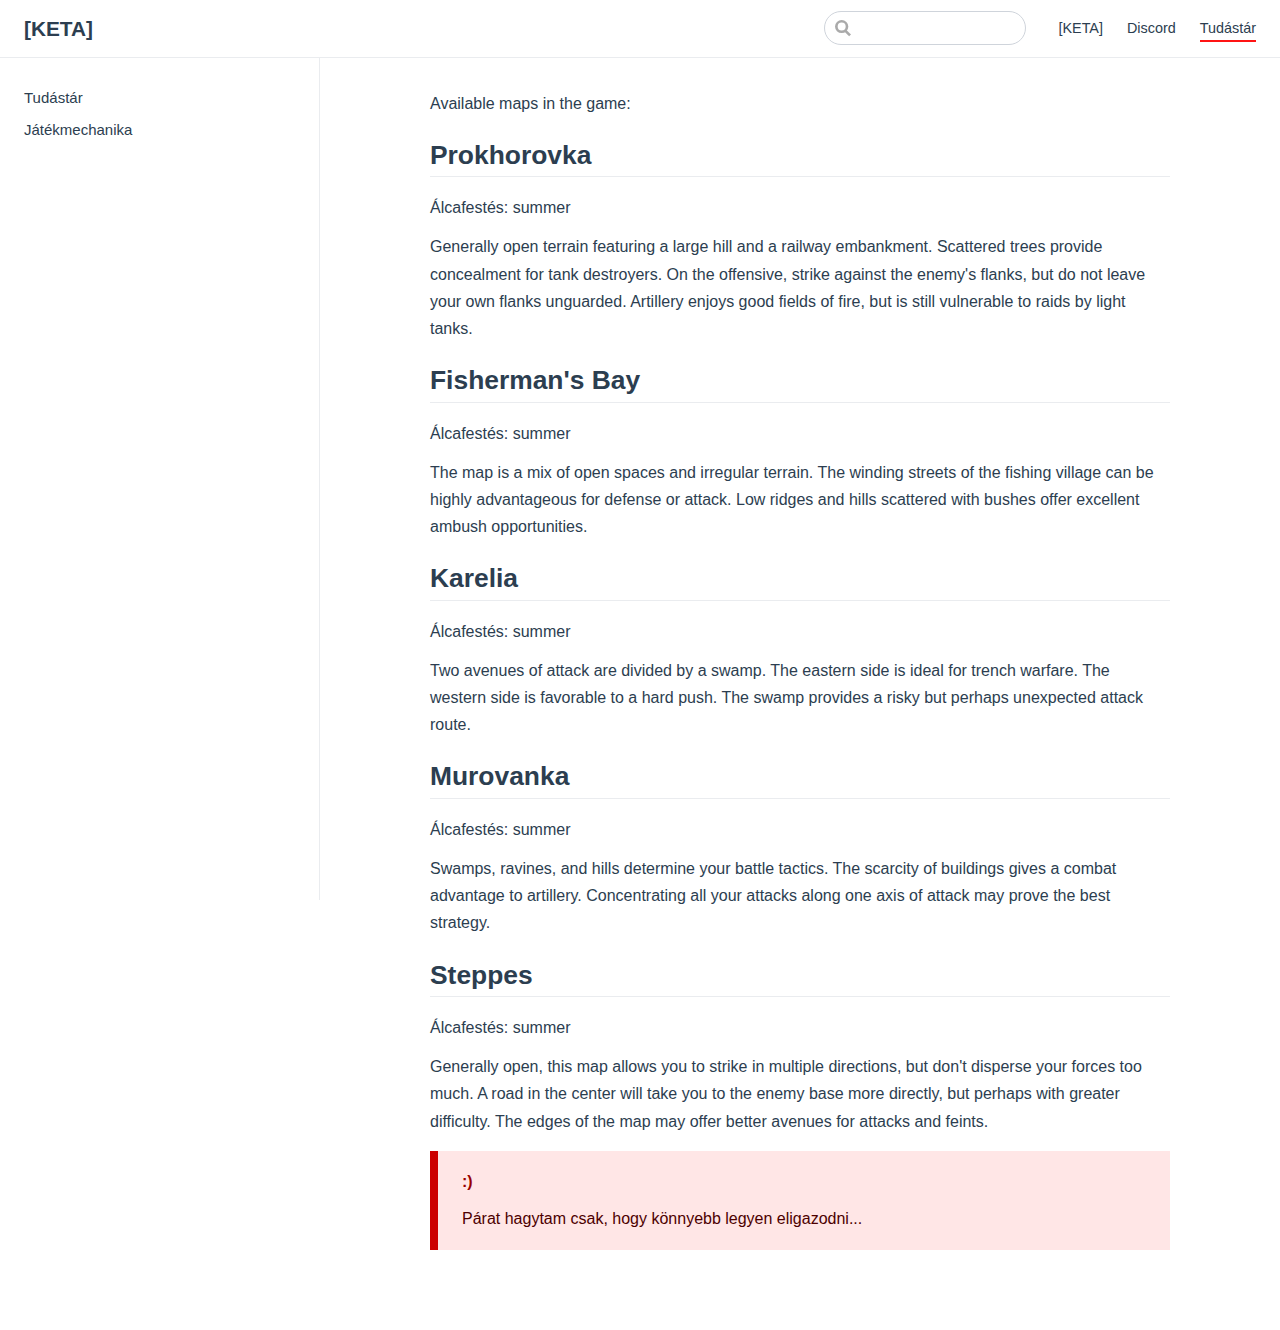
<file: tudastar/terkepek.html>
<!DOCTYPE html>
<html lang="hu-HU">
  <head>
    <meta charset="utf-8">
    <meta name="viewport" content="width=device-width,initial-scale=1">
    <title>[KETA] | Térképek</title>
    <meta name="description" content="Nem győzni jöttünk, hanem pusztítani!">
    <link rel="icon" href="/logo.png">
  <link rel="manifest" href="/manifest.json">
  <meta name="theme-color" content="#ffffff">
  <meta name="apple-mobile-web-app-capable" content="yes">
  <meta name="apple-mobile-web-app-status-bar-style" content="black">
  <link rel="apple-touch-icon" href="/icons/apple-touch-icon-152x152.png">
  <link rel="mask-icon" href="/icons/safari-pinned-tab.svg" color="#ffffff">
  <meta name="msapplication-TileImage" content="/icons/msapplication-icon-144x144.png">
  <meta name="msapplication-TileColor" content="#000000">
  <meta name="og:site_name" content="Nem győzni jöttünk, hanem pusztítani!">
  <meta name="og:title" content="KETA - Kezdő Tank Alakulat">
  <meta name="og:description" content="A World of Tanks talán legjobb mottója mögött egy remek kis klánt találsz. Akár a KETA tagja vagy akár nem, itt szinte minden információt megtalálsz rólunk. Ha unod már a játékot egyedül, csatlakozz hozzánk!">
  <meta name="og:image" content="/logo.png">
    
    <link rel="preload" href="/assets/css/0.styles.67fcd398.css" as="style"><link rel="preload" href="/assets/js/app.26674be1.js" as="script"><link rel="preload" href="/assets/js/1.3dc1282b.js" as="script"><link rel="prefetch" href="/assets/js/7.abcc3a17.js"><link rel="prefetch" href="/assets/js/2.6b64af86.js"><link rel="prefetch" href="/assets/js/3.48e02470.js"><link rel="prefetch" href="/assets/js/4.62378492.js"><link rel="prefetch" href="/assets/js/5.53254e32.js"><link rel="prefetch" href="/assets/js/6.64caf51c.js"><link rel="prefetch" href="/assets/js/8.385f070f.js"><link rel="prefetch" href="/assets/js/9.08524d78.js"><link rel="prefetch" href="/assets/js/10.2415f734.js"><link rel="prefetch" href="/assets/js/11.a41886f3.js"><link rel="prefetch" href="/assets/js/12.c51dbcae.js"><link rel="prefetch" href="/assets/js/13.a6c0396d.js"><link rel="prefetch" href="/assets/js/14.eb86d888.js"><link rel="prefetch" href="/assets/js/15.7122bae5.js">
    <link rel="stylesheet" href="/assets/css/0.styles.67fcd398.css">
  </head>
  <body>
    <div id="app" data-server-rendered="true"><div class="theme-container"><header class="navbar"><div class="sidebar-button"><svg xmlns="http://www.w3.org/2000/svg" aria-hidden="true" role="img" viewBox="0 0 448 512" class="icon"><path fill="currentColor" d="M436 124H12c-6.627 0-12-5.373-12-12V80c0-6.627 5.373-12 12-12h424c6.627 0 12 5.373 12 12v32c0 6.627-5.373 12-12 12zm0 160H12c-6.627 0-12-5.373-12-12v-32c0-6.627 5.373-12 12-12h424c6.627 0 12 5.373 12 12v32c0 6.627-5.373 12-12 12zm0 160H12c-6.627 0-12-5.373-12-12v-32c0-6.627 5.373-12 12-12h424c6.627 0 12 5.373 12 12v32c0 6.627-5.373 12-12 12z"></path></svg></div><a href="/" class="home-link router-link-active"><!----><span class="site-name">
      [KETA]
    </span></a><div class="links"><div class="search-box"><input aria-label="Search" autocomplete="off" spellcheck="false" value=""><!----></div><nav class="nav-links can-hide"><div class="nav-item"><a href="/keta/" class="nav-link">[KETA]</a></div><div class="nav-item"><a href="/discord/" class="nav-link">Discord</a></div><div class="nav-item"><a href="/tudastar/" class="nav-link router-link-active">Tudástár</a></div><!----></nav></div></header><div class="sidebar-mask"></div><div class="sidebar"><nav class="nav-links"><div class="nav-item"><a href="/keta/" class="nav-link">[KETA]</a></div><div class="nav-item"><a href="/discord/" class="nav-link">Discord</a></div><div class="nav-item"><a href="/tudastar/" class="nav-link router-link-active">Tudástár</a></div><!----></nav><ul class="sidebar-links"><li><a href="/tudastar/" class="sidebar-link">Tudástár</a></li><li><a href="/tudastar/jatekmechanika.html" class="sidebar-link">Játékmechanika</a></li></ul></div><div class="page"><div class="content"><p>Available maps in the game:</p><div><h2>Prokhorovka</h2><span>Álcafestés: summer</span><p> Generally open terrain featuring a large hill and a railway embankment. Scattered trees provide concealment for tank destroyers. On the offensive, strike against the enemy's flanks, but do not leave your own flanks unguarded. Artillery enjoys good fields of fire, but is still vulnerable to raids by light tanks. </p></div><div><h2>Fisherman's Bay</h2><span>Álcafestés: summer</span><p> The map is a mix of open spaces and irregular terrain. The winding streets of the fishing village can be highly advantageous for defense or attack. Low ridges and hills scattered with bushes offer excellent ambush opportunities. </p></div><div><h2>Karelia</h2><span>Álcafestés: summer</span><p> Two avenues of attack are divided by a swamp. The eastern side is ideal for trench warfare. The western side is favorable to a hard push. The swamp provides a risky but perhaps unexpected attack route. </p></div><div><h2>Murovanka</h2><span>Álcafestés: summer</span><p> Swamps, ravines, and hills determine your battle tactics. The scarcity of buildings gives a combat advantage to artillery. Concentrating all your attacks along one axis of attack may prove the best strategy. </p></div><div><h2>Steppes</h2><span>Álcafestés: summer</span><p> Generally open, this map allows you to strike in multiple directions, but don't disperse your forces too much. A road in the center will take you to the enemy base more directly, but perhaps with greater difficulty. The edges of the map may offer better avenues for attacks and feints. </p></div><div class="danger custom-block"><p class="custom-block-title">:)</p><p>Párat hagytam csak, hogy könnyebb legyen eligazodni...</p></div></div><!----><!----></div></div></div>
    <script src="/assets/js/1.3dc1282b.js" defer></script><script src="/assets/js/app.26674be1.js" defer></script>
  </body>
</html>
</file>
<file: assets/css/0.styles.67fcd398.css>
.home{padding:3.6rem 2rem 0;max-width:960px;margin:0 auto}.home .hero{text-align:center}.home .hero img{max-height:280px;display:block;margin:3rem auto 1.5rem}.home .hero h1{font-size:3rem}.home .hero .action,.home .hero .description,.home .hero h1{margin:1.8rem auto}.home .hero .description{max-width:35rem;font-size:1.6rem;line-height:1.3;color:#6a8bad}.home .hero .action-button{display:inline-block;font-size:1.2rem;color:#fff;background-color:red;padding:.8rem 1.6rem;border-radius:4px;transition:background-color .1s ease;box-sizing:border-box;border-bottom:1px solid #e60000}.home .hero .action-button:hover{background-color:#ff1a1a}.home .features{border-top:1px solid #eaecef;padding:1.2rem 0;margin-top:2.5rem;display:flex;flex-wrap:wrap;align-items:flex-start;align-content:strech;justify-content:space-between}.home .feature{flex-grow:1;flex-basis:30%;max-width:30%}.home .feature h2{font-size:1.4rem;font-weight:500;border-bottom:none;padding-bottom:0;color:#3a5169}.home .feature p{color:#4e6e8e}.home .footer{padding:2.5rem;border-top:1px solid #eaecef;text-align:center;color:#4e6e8e}@media (max-width:719px){.home .features{flex-direction:column}.home .feature{max-width:100%;padding:0 2.5rem}}@media (max-width:419px){.home{padding-left:1.5rem;padding-right:1.5rem}.home .hero img{max-height:210px;margin:2rem auto 1.2rem}.home .hero h1{font-size:2rem}.home .hero .action,.home .hero .description,.home .hero h1{margin:1.2rem auto}.home .hero .description{font-size:1.2rem}.home .hero .action-button{font-size:1rem;padding:.6rem 1.2rem}.home .feature h2{font-size:1.25rem}}.sidebar-button{display:none;width:1.25rem;height:1.25rem;position:absolute;padding:.6rem;top:.6rem;left:1rem}.sidebar-button .icon{display:block;width:1.25rem;height:1.25rem}@media (max-width:719px){.sidebar-button{display:block}}.search-box{display:inline-block;position:relative;margin-right:.5rem}.search-box input{cursor:pointer;width:10rem;color:#4e6e8e;display:inline-block;border:1px solid #cfd4db;border-radius:2rem;font-size:.9rem;line-height:2rem;padding:0 .5rem 0 2rem;outline:none;transition:all .2s ease;background:#fff url(/assets/img/search.83621669.svg) .6rem .5rem no-repeat;background-size:1rem}.search-box input:focus{cursor:auto;border-color:red}.search-box .suggestions{background:#fff;width:20rem;position:absolute;top:1.5rem;border:1px solid #cfd4db;border-radius:6px;padding:.4rem;list-style-type:none}.search-box .suggestions.align-right{right:0}.search-box .suggestion{line-height:1.4;padding:.4rem .6rem;border-radius:4px}.search-box .suggestion a{color:#5d82a6}.search-box .suggestion a .page-title{font-weight:600}.search-box .suggestion a .header{font-size:.9em;margin-left:.25em}.search-box .suggestion.focused{background-color:#f3f4f5}.search-box .suggestion.focused a{color:red}@media (max-width:959px){.search-box input{width:0;border-color:transparent;position:relative;left:1rem}.search-box input:focus{left:0;width:10rem}}@media (max-width:719px){.search-box{margin-right:0}.search-box .suggestions{right:0}}@media (max-width:419px){.search-box .suggestions{width:calc(100vw - 4rem)}.search-box input:focus{width:8rem}}.icon.outbound{color:#aaa;display:inline-block}.dropdown-enter,.dropdown-leave-to{height:0!important}.dropdown-wrapper .dropdown-title{display:block}.dropdown-wrapper .dropdown-title:hover{border-color:transparent}.dropdown-wrapper .dropdown-title .arrow{vertical-align:middle;margin-top:-1px;margin-left:.4rem}.dropdown-wrapper .nav-dropdown .dropdown-item{color:inherit;line-height:1.7rem}.dropdown-wrapper .nav-dropdown .dropdown-item h4{margin:.45rem 0 0;border-top:1px solid #eee;padding:.45rem 1.5rem 0 1.25rem}.dropdown-wrapper .nav-dropdown .dropdown-item .dropdown-subitem-wrapper{padding:0;list-style:none}.dropdown-wrapper .nav-dropdown .dropdown-item .dropdown-subitem-wrapper .dropdown-subitem{font-size:.9em}.dropdown-wrapper .nav-dropdown .dropdown-item a{display:block;height:1.7rem;line-height:1.7rem;position:relative;border-bottom:none;font-weight:400;margin-bottom:0;padding:0 1.5rem 0 1.25rem}.dropdown-wrapper .nav-dropdown .dropdown-item a.router-link-active,.dropdown-wrapper .nav-dropdown .dropdown-item a:hover{color:red}.dropdown-wrapper .nav-dropdown .dropdown-item a.router-link-active:after{content:"";width:0;height:0;border-left:5px solid red;border-top:3px solid transparent;border-bottom:3px solid transparent;position:absolute;top:calc(50% - 2px);left:9px}.dropdown-wrapper .nav-dropdown .dropdown-item:first-child h4{margin-top:0;padding-top:0;border-top:0}@media (max-width:719px){.dropdown-wrapper.open .dropdown-title{margin-bottom:.5rem}.dropdown-wrapper .nav-dropdown{transition:height .1s ease-out;overflow:hidden}.dropdown-wrapper .nav-dropdown .dropdown-item h4{border-top:0;margin-top:0;padding-top:0}.dropdown-wrapper .nav-dropdown .dropdown-item>a,.dropdown-wrapper .nav-dropdown .dropdown-item h4{font-size:15px;height:2rem;line-height:2rem}.dropdown-wrapper .nav-dropdown .dropdown-item .dropdown-subitem{font-size:14px;padding-left:1rem}}@media (min-width:719px){.dropdown-wrapper{height:1.8rem}.dropdown-wrapper:hover .nav-dropdown{display:block!important}.dropdown-wrapper .dropdown-title .arrow{border-left:4px solid transparent;border-right:4px solid transparent;border-top:6px solid #ccc;border-bottom:0}.dropdown-wrapper .nav-dropdown{display:none;height:auto!important;box-sizing:border-box;max-height:calc(100vh - 2.7rem);overflow-y:auto;position:absolute;top:100%;right:0;background-color:#fff;padding:.6rem 0;border:1px solid #ddd;border-bottom-color:#ccc;text-align:left;border-radius:.25rem;white-space:nowrap;margin:0}}.nav-links{display:inline-block}.nav-links a{line-height:1.4rem;color:inherit}.nav-links a.router-link-active,.nav-links a:hover{color:red}.nav-links .nav-item{cursor:pointer;position:relative;display:inline-block;margin-left:1.5rem;line-height:2rem}.nav-links .repo-link{margin-left:1.5rem}@media (max-width:719px){.nav-links .nav-item,.nav-links .repo-link{margin-left:0}}@media (min-width:719px){.nav-links a.router-link-active,.nav-links a:hover{color:#2c3e50}.nav-item>a.router-link-active,.nav-item>a:hover{margin-bottom:-2px;border-bottom:2px solid #ff1414}}.navbar{padding:.7rem 1.5rem;line-height:2.2rem;position:relative}.navbar a,.navbar img,.navbar span{display:inline-block}.navbar .logo{height:2.2rem;min-width:2.2rem;margin-right:.8rem;vertical-align:top}.navbar .site-name{font-size:1.3rem;font-weight:600;color:#2c3e50;position:relative}.navbar .links{font-size:.9rem;position:absolute;right:1.5rem;top:.7rem}@media (max-width:719px){.navbar{padding-left:4rem}.navbar .can-hide{display:none}}.page{padding-bottom:2rem}.edit-link.content{padding-top:0!important}.edit-link.content a{color:#4e6e8e;margin-right:.25rem}.page-nav.content{padding-top:1rem!important;padding-bottom:0!important}.page-nav.content .inner{min-height:2rem;margin-top:0!important;border-top:1px solid #eaecef;padding-top:1rem}.page-nav.content .next{float:right}.sidebar .sidebar-sub-headers{padding-left:1rem;font-size:.95em}a.sidebar-link{font-weight:400;display:inline-block;color:#2c3e50;border-left:.25rem solid transparent;padding:.35rem 1rem .35rem 1.25rem;line-height:1.4;width:100%;box-sizing:border-box}a.sidebar-link:hover{color:red}a.sidebar-link.active{font-weight:600;color:red;border-left-color:red}.sidebar-group a.sidebar-link{padding-left:2rem}.sidebar-sub-headers a.sidebar-link{padding-top:.25rem;padding-bottom:.25rem;border-left:none}.sidebar-sub-headers a.sidebar-link.active{font-weight:500}.sidebar-group:not(.first){margin-top:1em}.sidebar-group .sidebar-group{padding-left:.5em}.sidebar-group:not(.collapsable) .sidebar-heading{cursor:auto;color:inherit}.sidebar-heading{color:#999;transition:color .15s ease;cursor:pointer;font-size:1.1em;font-weight:700;padding-left:1.5rem;margin-top:0;margin-bottom:.5rem}.sidebar-heading.open,.sidebar-heading:hover{color:inherit}.sidebar-heading .arrow{position:relative;top:-.12em;left:.5em}.sidebar-heading:.open .arrow{top:-.18em}.sidebar-group-items{transition:height .1s ease-out;overflow:hidden}.sidebar ul{padding:0;margin:0;list-style-type:none}.sidebar a{display:inline-block}.sidebar .nav-links{display:none;border-bottom:1px solid #eaecef;padding:.5rem 0 .75rem 0}.sidebar .nav-links a{font-weight:600}.sidebar .nav-links .nav-item,.sidebar .nav-links .repo-link{display:block;line-height:1.25rem;font-size:1.1em;padding:.5rem 0 .5rem 1.5rem}.sidebar .sidebar-links{padding:1.5rem 0}@media (max-width:719px){.sidebar .nav-links{display:block}.sidebar .sidebar-links{padding:1rem 0}}code[class*=language-],pre[class*=language-]{color:#ccc;background:none;font-family:Consolas,Monaco,Andale Mono,Ubuntu Mono,monospace;text-align:left;white-space:pre;word-spacing:normal;word-break:normal;word-wrap:normal;line-height:1.5;-moz-tab-size:4;-o-tab-size:4;tab-size:4;-webkit-hyphens:none;-ms-hyphens:none;hyphens:none}pre[class*=language-]{padding:1em;margin:.5em 0;overflow:auto}:not(pre)>code[class*=language-],pre[class*=language-]{background:#2d2d2d}:not(pre)>code[class*=language-]{padding:.1em;border-radius:.3em;white-space:normal}.token.block-comment,.token.cdata,.token.comment,.token.doctype,.token.prolog{color:#999}.token.punctuation{color:#ccc}.token.attr-name,.token.deleted,.token.namespace,.token.tag{color:#e2777a}.token.function-name{color:#6196cc}.token.boolean,.token.function,.token.number{color:#f08d49}.token.class-name,.token.constant,.token.property,.token.symbol{color:#f8c555}.token.atrule,.token.builtin,.token.important,.token.keyword,.token.selector{color:#cc99cd}.token.attr-value,.token.char,.token.regex,.token.string,.token.variable{color:#7ec699}.token.entity,.token.operator,.token.url{color:#67cdcc}.token.bold,.token.important{font-weight:700}.token.italic{font-style:italic}.token.entity{cursor:help}.token.inserted{color:green}#nprogress{pointer-events:none}#nprogress .bar{background:red;position:fixed;z-index:1031;top:0;left:0;width:100%;height:2px}#nprogress .peg{display:block;position:absolute;right:0;width:100px;height:100%;box-shadow:0 0 10px red,0 0 5px red;opacity:1;transform:rotate(3deg) translateY(-4px)}#nprogress .spinner{display:block;position:fixed;z-index:1031;top:15px;right:15px}#nprogress .spinner-icon{width:18px;height:18px;box-sizing:border-box;border:2px solid transparent;border-top-color:red;border-left-color:red;border-radius:50%;animation:nprogress-spinner .4s linear infinite}.nprogress-custom-parent{overflow:hidden;position:relative}.nprogress-custom-parent #nprogress .bar,.nprogress-custom-parent #nprogress .spinner{position:absolute}.content code{color:#476582;padding:.25rem .5rem;margin:0;font-size:.85em;background-color:rgba(27,31,35,.05);border-radius:3px}.content pre,.content pre[class*=language-]{background-color:#282c34;line-height:1.4;border-radius:6px;padding:1.25rem 1.5rem;margin:.85rem 0;white-space:pre-wrap;word-break:break-word;overflow:auto;position:relative}.content pre[class*=language-] code,.content pre code{color:#fff;padding:0;background-color:transparent;border-radius:0}.content pre:before,.content pre[class*=language-]:before{position:absolute;top:.8em;right:1em;font-size:.75rem;color:hsla(0,0%,100%,.4)}.content .highlighted-line{background-color:rgba(0,0,0,.66);display:block;margin:0 -1.5rem;padding:0 1.5rem}pre[class=language-javascript]:before,pre[class=language-js]:before{content:"js"}pre[class=language-html]:before,pre[class=language-markup]:before{content:"html"}pre[class=language-markdown]:before,pre[class=language-md]:before{content:"md"}pre[class=language-vue]:before{content:"vue"}pre[class=language-css]:before{content:"css"}pre[class=language-sass]:before{content:"sass"}pre[class=language-less]:before{content:"less"}pre[class=language-scss]:before{content:"scss"}pre[class=language-stylus]:before{content:"stylus"}pre[class=language-json]:before{content:"json"}pre[class=language-ruby]:before{content:"rb"}pre[class=language-python]:before{content:"py"}pre[class=language-go]:before{content:"go"}pre[class=language-java]:before{content:"java"}pre[class=language-c]:before{content:"c"}pre[class=language-bash]:before{content:"sh"}.custom-block .custom-block-title{font-weight:600;margin-bottom:-.4rem}.custom-block.danger,.custom-block.tip,.custom-block.warning{padding:.1rem 1.5rem;border-left-width:.5rem;border-left-style:solid;margin:1rem 0}.custom-block.tip{background-color:#f3f5f7;border-color:#42b983}.custom-block.warning{background-color:rgba(255,229,100,.3);border-color:#e7c000;color:#6b5900}.custom-block.warning .custom-block-title{color:#b29400}.custom-block.warning a{color:#2c3e50}.custom-block.danger{background-color:#ffe6e6;border-color:#c00;color:#4d0000}.custom-block.danger .custom-block-title{color:#900}.custom-block.danger a{color:#2c3e50}.arrow{display:inline-block;width:0;height:0}.arrow.up{border-bottom:6px solid #ccc}.arrow.down,.arrow.up{border-left:4px solid transparent;border-right:4px solid transparent}.arrow.down{border-top:6px solid #ccc}.arrow.right{border-left:6px solid #ccc}.arrow.left,.arrow.right{border-top:4px solid transparent;border-bottom:4px solid transparent}.arrow.left{border-right:6px solid #ccc}body,html{padding:0;margin:0}body{font-family:-apple-system,BlinkMacSystemFont,Segoe UI,Roboto,Oxygen,Ubuntu,Cantarell,Fira Sans,Droid Sans,Helvetica Neue,sans-serif;-webkit-font-smoothing:antialiased;-moz-osx-font-smoothing:grayscale;font-size:16px;color:#2c3e50}.page{padding-left:20rem}.navbar{z-index:20;right:0;height:3.6rem;background-color:#fff;box-sizing:border-box;border-bottom:1px solid #eaecef}.navbar,.sidebar-mask{position:fixed;top:0;left:0}.sidebar-mask{z-index:9;width:100vw;height:100vh;display:none}.sidebar{font-size:15px;background-color:#fff;width:20rem;position:fixed;z-index:10;margin:0;top:3.6rem;left:0;bottom:0;box-sizing:border-box;border-right:1px solid #eaecef;overflow-y:auto}.content:not(.custom){max-width:740px;margin:0 auto;padding:2rem 2.5rem}.content:not(.custom)>:first-child{margin-top:3.6rem}.content:not(.custom) a:hover{text-decoration:underline}.content:not(.custom) p.demo{padding:1rem 1.5rem;border:1px solid #ddd;border-radius:4px}.content:not(.custom) img{max-width:100%}.content.custom{padding:0;margin:0}a{font-weight:500;color:red;text-decoration:none}p a code{font-weight:400;color:red}kbd{background:#eee;border:.15rem solid #ddd;border-bottom:.25rem solid #ddd;border-radius:.15rem;padding:0 .15em}blockquote{font-size:1.2rem;color:#999;margin-left:0;padding-left:1rem}ol,ul{padding-left:1.2em}strong{font-weight:600}h1,h2,h3,h4,h5,h6{font-weight:600;line-height:1.25}.content:not(.custom)>h1,.content:not(.custom)>h2,.content:not(.custom)>h3,.content:not(.custom)>h4,.content:not(.custom)>h5,.content:not(.custom)>h6{margin-top:-3.1rem;padding-top:4.6rem;margin-bottom:0}.content:not(.custom)>h1:first-child,.content:not(.custom)>h2:first-child,.content:not(.custom)>h3:first-child,.content:not(.custom)>h4:first-child,.content:not(.custom)>h5:first-child,.content:not(.custom)>h6:first-child{margin-top:-1.5rem;margin-bottom:1rem}.content:not(.custom)>h1:first-child+.custom-block,.content:not(.custom)>h1:first-child+p,.content:not(.custom)>h1:first-child+pre,.content:not(.custom)>h2:first-child+.custom-block,.content:not(.custom)>h2:first-child+p,.content:not(.custom)>h2:first-child+pre,.content:not(.custom)>h3:first-child+.custom-block,.content:not(.custom)>h3:first-child+p,.content:not(.custom)>h3:first-child+pre,.content:not(.custom)>h4:first-child+.custom-block,.content:not(.custom)>h4:first-child+p,.content:not(.custom)>h4:first-child+pre,.content:not(.custom)>h5:first-child+.custom-block,.content:not(.custom)>h5:first-child+p,.content:not(.custom)>h5:first-child+pre,.content:not(.custom)>h6:first-child+.custom-block,.content:not(.custom)>h6:first-child+p,.content:not(.custom)>h6:first-child+pre{margin-top:2rem}h1:hover .header-anchor,h2:hover .header-anchor,h3:hover .header-anchor,h4:hover .header-anchor,h5:hover .header-anchor,h6:hover .header-anchor{opacity:1}h1{font-size:2.2rem}h2{font-size:1.65rem;padding-bottom:.3rem;border-bottom:1px solid #eaecef}h3{font-size:1.35rem}a.header-anchor{font-size:.85em;float:left;margin-left:-.87em;padding-right:.23em;margin-top:.125em;opacity:0}a.header-anchor:hover{text-decoration:none}code,kbd{font-family:source-code-pro,Menlo,Monaco,Consolas,Courier New,monospace}ol,p,ul{line-height:1.7}hr{border:0;border-top:1px solid #eaecef}table{border-collapse:collapse;margin:1rem 0}tr{border-top:1px solid #dfe2e5}tr:nth-child(2n){background-color:#f6f8fa}td,th{border:1px solid #dfe2e5;padding:.6em 1em}.custom-layout{padding-top:3.6rem}.theme-container.sidebar-open .sidebar-mask{display:block}.theme-container.no-navbar .content:not(.custom) h1,.theme-container.no-navbar .content:not(.custom) h2,.theme-container.no-navbar .content:not(.custom) h3,.theme-container.no-navbar .content:not(.custom) h4,.theme-container.no-navbar .content:not(.custom) h5,.theme-container.no-navbar .content:not(.custom) h6{margin-top:1.5rem;padding-top:0}@media (min-width:720px){.theme-container.no-sidebar .sidebar{display:none}.theme-container.no-sidebar .page{padding-left:0}}@media (max-width:959px){.sidebar{font-size:15px;width:16.4rem}.page{padding-left:16.4rem}.content:not(.custom){padding:2rem}}@media (max-width:719px){.sidebar{top:0;padding-top:3.6rem;transform:translateX(-100%);transition:transform .2s ease}.page{padding-left:0}.theme-container.sidebar-open .sidebar{transform:translateX(0)}}@media (max-width:419px){h1{font-size:1.9rem}.content:not(.custom){padding:1.5rem}.content pre,.content pre[class*=language-]{margin:.85rem -1.5rem;border-radius:0}}.emoji{height:1rem;margin:0 .05em 0 .1em!important;min-height:22px;min-width:22px;vertical-align:-.3em;width:1rem}.youtube-video{float:none;clear:both;width:100%;position:relative;padding-bottom:56.25%;padding-top:25px;height:0}.youtube-video iframe{position:absolute;top:0;left:0;width:100%;height:100%}blockquote{color:#2c3e50;border-left:.25rem solid #dfe2e5}
</file>
